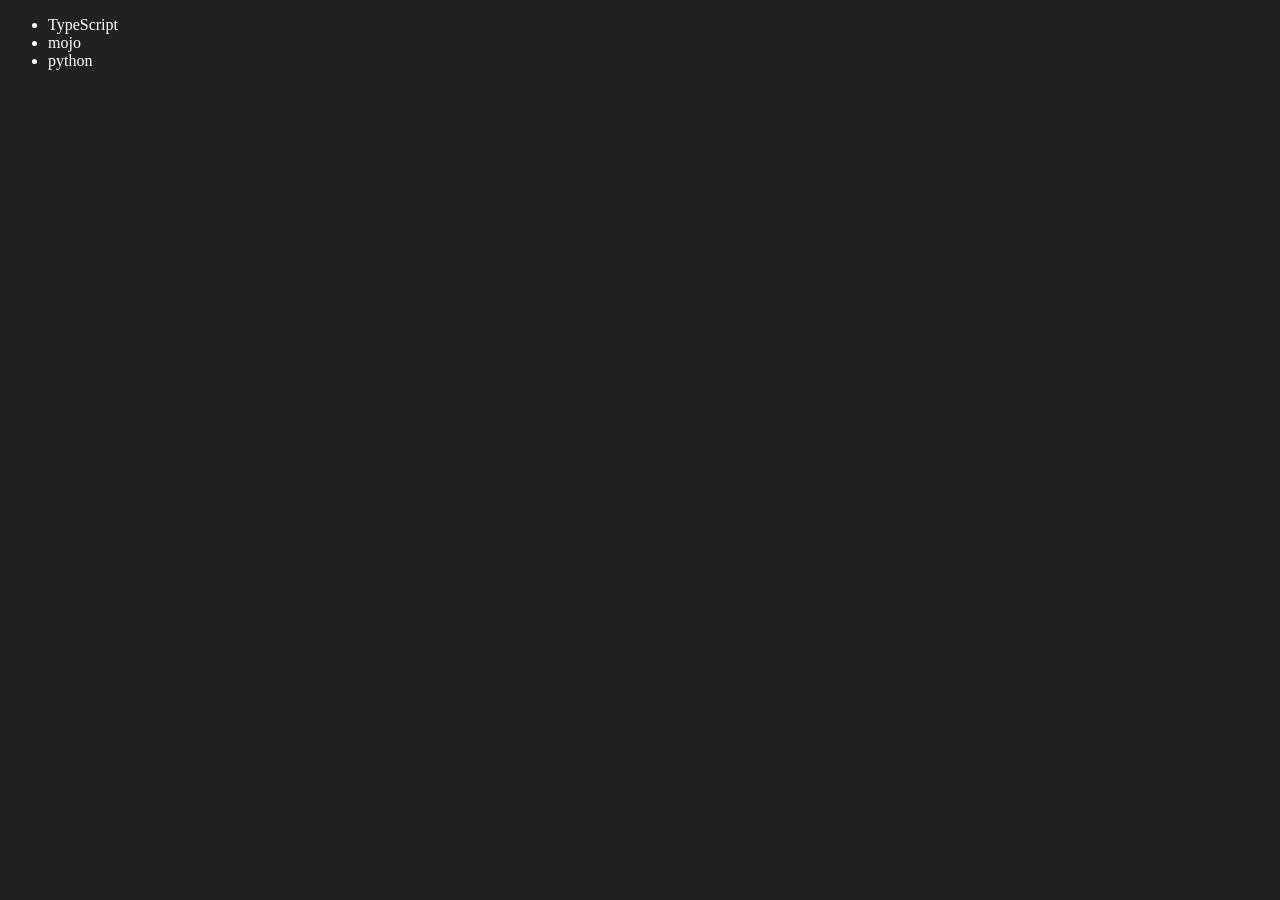
<file: 05_Dom/four.html>
<!doctype html>
<html lang="en">
  <head>
    <meta charset="UTF-8" />
    <meta name="viewport" content="width=device-width, initial-scale=1.0" />
    <title>Document</title>
  </head>
  <body style="background-color: #212121; color: #fff">
    <ul class="language">
      <li>javascript</li>
    </ul>
  </body>

  <script>
    function addlanguage(langname) {
      const li = document.createElement("li");
      li.innerHTML = `${langname}`;
      document.querySelector(".language").appendChild(li);
    }

    addlanguage("cpp");
    addlanguage("python");

    function addOptiLanguague(langname) {
      const li = document.createElement("li");
      li.appendChild(document.createTextNode(langname));
      document.querySelector(".language").appendChild(li);
    }

    addOptiLanguague("golang");

    //edit
    const secondLang = document.querySelector("li:nth-child(2)");
    console.log(secondLang);

    // secondlang.innerHTML="mojo"
    const newli = document.createElement("li");
    newli.textContent = "mojo";
    secondLang.replaceWith(newli);

    //edit
    const firstLang = document.querySelector("li:first-child");
    firstLang.outerHTML = "<li>TypeScript</li>";

    //remove
    const lastLang = document.querySelector("li:last-child");
    lastLang.remove();

  </script>
</html>
</file>
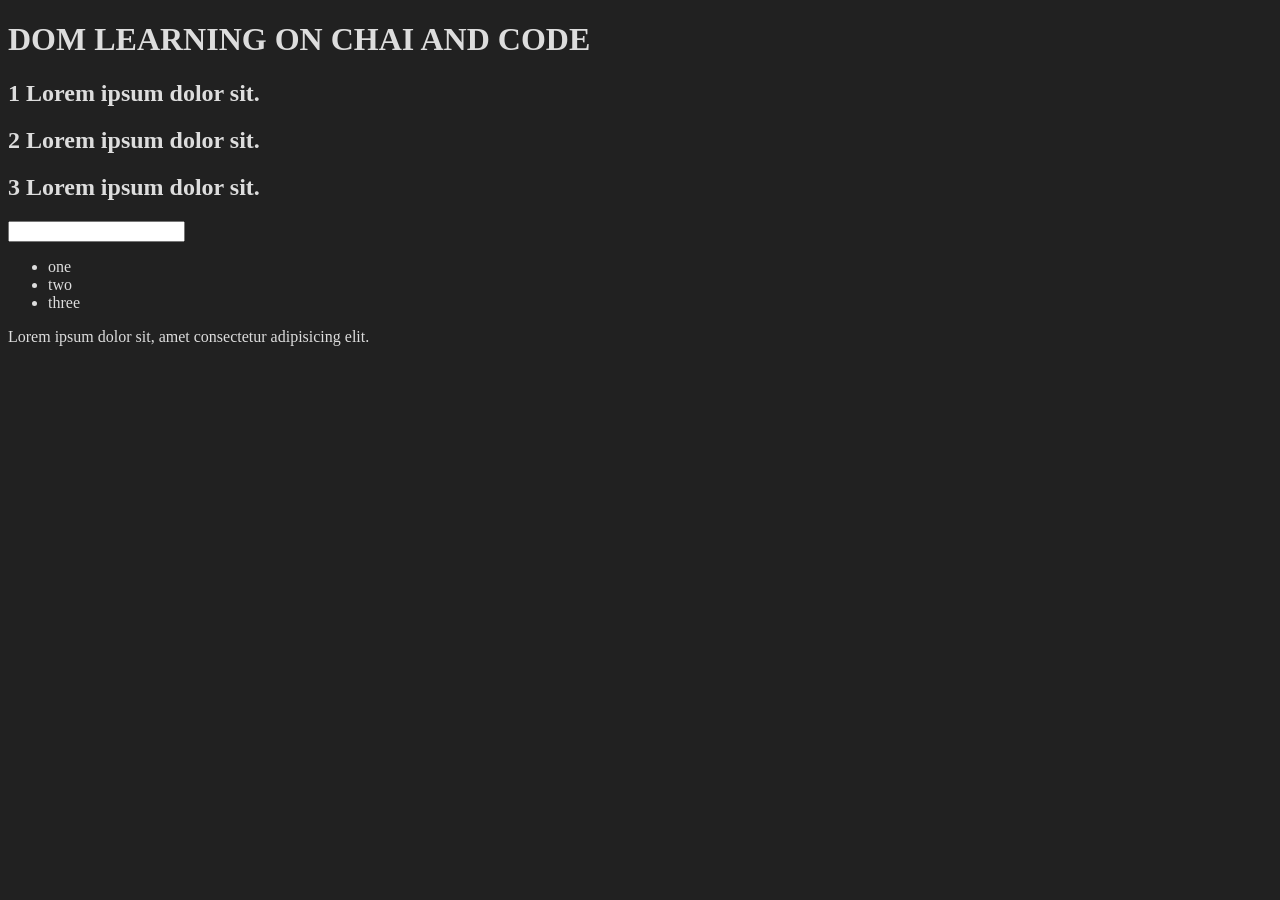
<file: 05_Dom/one.html>
<!doctype html>
<html lang="en">
  <head>
    <meta charset="UTF-8" />
    <meta name="viewport" content="width=device-width, initial-scale=1.0" />
    <title>dom</title>
    <style>
      .bg-black {
        background-color: #212121;
        color: #ddd;
      }
    </style>
  </head>
  <body class="bg-black">
    <div>
      <h1 id="title" class="heading">
        DOM LEARNING ON CHAI AND CODE
        <span style="display: none">text_context_hidden</span>
      </h1>
      <h2>1 Lorem ipsum dolor sit.</h2>
      <h2>2 Lorem ipsum dolor sit.</h2>
      <h2>3 Lorem ipsum dolor sit.</h2>
      <input type="password" id="" />
      <ul>
        <li class="list-item">one</li>
        <li class="list-item">two</li>
        <li class="list-item">three</li>
      </ul>
      <p>Lorem ipsum dolor sit, amet consectetur adipisicing elit.</p>
    </div>
  </body>
</html>

<!------------------------- https://www.w3schools.com/js/js_htmldom.asp--------------------------->

<!-- 
//--- browser console ---
// console.log(window)
// console.log(window.document) or console.log(document)
// if you want to access jquery use console.dir(document)

//------------------- model -----------------
// https://whimsical.com/aryan366/dom-model-LVhboS5V35fWkBWwCretbz


// step 1 - https://en.wikipedia.org/wiki/George_R._R._Martin
// step 2 - go to console
// step 3 - document.getElementById('firstHeading').innerHTML ="<h1>hello</h1>" 
// header change -->

<!-- >
 document.getElementById('title')
< <h1 id="title" class="test heading">DOM LEARNING ON CHAI AND CODE</h1>

> document.getElementById('title').class
< undefined

> document.getElementById('title').id
< 'title'

> document.getElementById('title').className
< 'heading'

> document.getElementById('title').getAttribute("class")
< 'heading'
> document.getElementById('title').getAttribute("id")
< 'title'


> document.getElementById("title").setAttribute("class","test heading")
< undefined

> // setAttribute is use to overwrite

< undefined
 
-------------------------------------------------------------------
> const title=document.getElementById("title")
< undefined

> title

< <h1 id="title" class="test heading">DOM LEARNING ON CHAI AND CODE</h1>

> title.id

< 'title'

> title.className

< 'test heading' 
----------------------------------------------------------------->

<!-- 
// diff b/w textcontent and innertext

title.textContent
'DOM LEARNING ON CHAI AND CODE text_context_hidden'
title.innerText
'DOM LEARNING ON CHAI AND CODE'
title.innerHTML
'DOM LEARNING ON CHAI AND CODE <span style="display: none;">text_context_hidden</span> 
------------------------------------------------------------------>

<!-- 
document.querySelector('input[type="password"]')
<input type=​"password" id>​

document.querySelector("ul")
<ul>​…​</ul>​

mytable.querySelector("li")
VM3744:1 Uncaught ReferenceError: mytable is not defined
    at <anonymous>:1:1
(anonymous) @ VM3744:1

const mytable = document.querySelector("ul")
undefined

mytable.querySelector("li")
<li>​…​</li>​

------------------------------------------------------------------->

<!-- 
document.querySelectorAll("ul")
NodeList [ul]0: ullength: 1[[Prototype]]: NodeList

document.querySelectorAll("li")
NodeList(3) [li, li, li]

const x = document.querySelectorAll("li")
undefined

x
NodeList(3) [li, li, li]0: li1: li2: lilength: 3[[Prototype]]: NodeList

// nodelist is not an array 

x[0].innerText="aryan"
'aryan'
x[1].style.color="green"
'green'
 ------------------------------------------------------------------->

<!-- 
// pick all the element and hop in 

document.querySelectorAll("h2")
NodeList(16) [h2#mw-toc-heading, h2#History, h2#Film_theory, h2#Industry, h2#Associated_fields, h2#Terminology, h2#Culture, h2#Production, h2#Distribution, h2#Animation, h2#See_also, h2#Notes, h2#Citations, h2#References, h2#Further_reading, h2#External_links]

const x=document.querySelectorAll("h2")
undefined

x[2].innerText
'Film theory' 
-------------------------------------------------------------------->

<!--
// convert all the properities of element of the same class together 

 const x=document.querySelectorAll(".vector-toc-text")
undefined

x.forEach(function (i){
i.innerText="aryan"
    i.style.color="green"
    i.style.padding="12px"
}) 
 
--------------------------------------------------------------------->
</file>
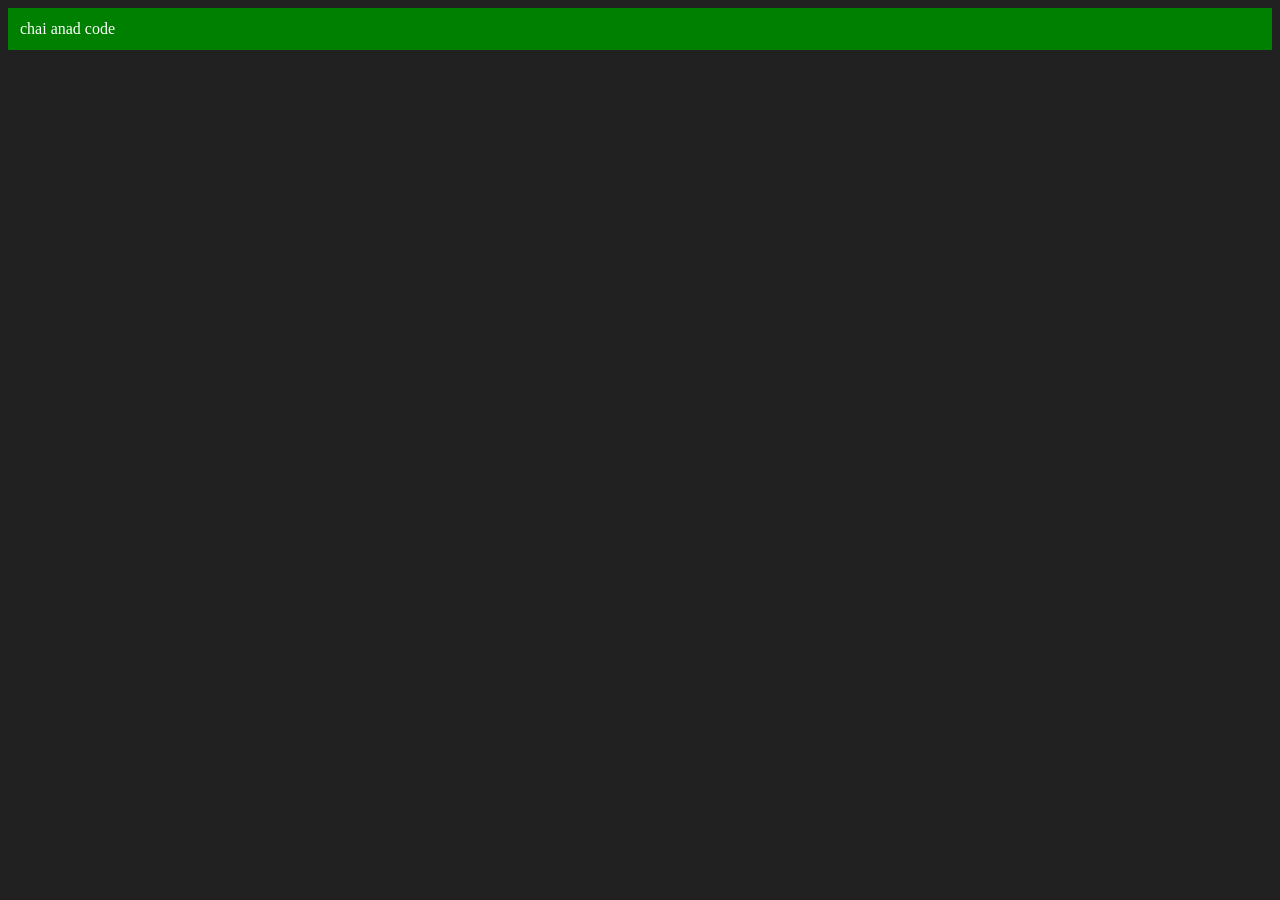
<file: 05_Dom/three.html>
<!doctype html>
<html lang="en">
  <head>
    <meta charset="UTF-8" />
    <meta name="viewport" content="width=device-width, initial-scale=1.0" />
    <title>Document</title>
  </head>
  <body style="background-color: #212121; color: #fff"></body>
  <script>
    const div = document.createElement("div");
    console.log(div);

    div.className = "main";
    div.id = Math.round(Math.random() * 10 + 1);

    div.setAttribute("title", "generate title");
    div.style.backgroundColor = "green";
    div.style.padding = "12px";

    const addText = document.createTextNode("chai anad code");
    //attaching the text into the div

    //div.innerHTML(addtext) 
    // or 
    
    div.appendChild(addText);
    document.body.appendChild(div);
  </script>
</html>
</file>
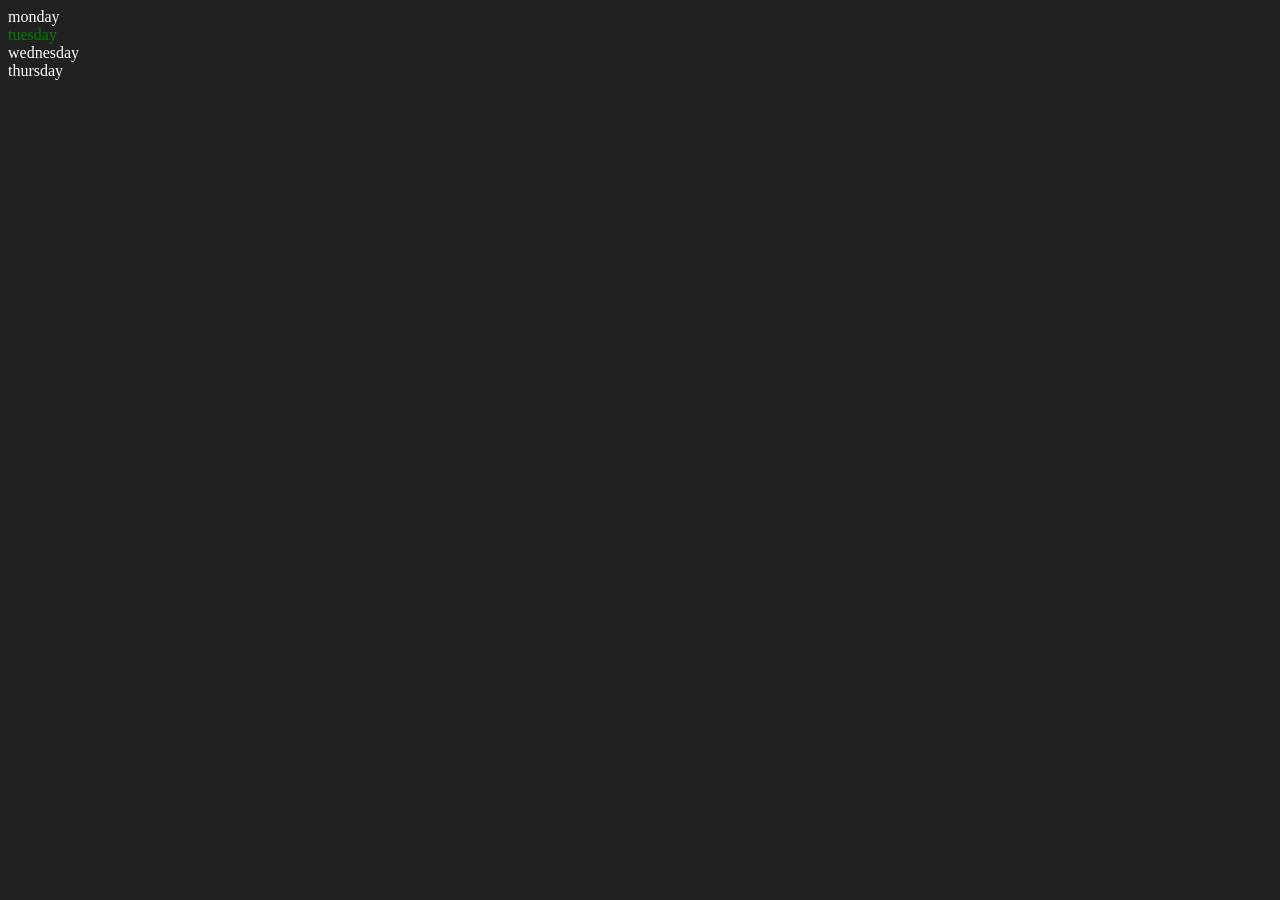
<file: 05_Dom/two.html>
<!doctype html>
<html lang="en">
  <head>
    <meta charset="UTF-8" />
    <meta name="viewport" content="width=device-width, initial-scale=1.0" />
    <title>Document</title>
  </head>
  <body style="background-color: #212121; color: #fff">
    <div class="parent">
        <!-- checking the node list see the line no 40 -->
      <div class="days">monday</div>
      <div class="days">tuesday</div>
      <div class="days">wednesday</div>
      <div class="days">thursday</div>
    </div>
  </body>
  <script>
    const p = document.querySelector(".parent")
    //    console.log(p);  // <div class="parent">…</div>
    //    console.log(p.children);  // two.html:19 HTMLCollection(4) [div.days, div.days, div.days, div.days]
    //    console.log(p.children[1].innerText);   // tuesday

    //parent don't give the html collection
    //parent.children will

    for (let i = 0; i < p.children.length; i++) {
    //   console.log(p.children[i].innerHTML)
    }

    p.children[1].style.color="green"

    // console.log(p.firstElementChild);
    // console.log(p.lastElementChild);
    
    const dayone=document.querySelector(".days")
    // console.log(dayone);
    // console.log(dayone.parentElement);
    // console.log(dayone.nextElementSibling.innerHTML);

     console.log("node : ",p.childNodes);
     

    

  </script>
</html>
</file>
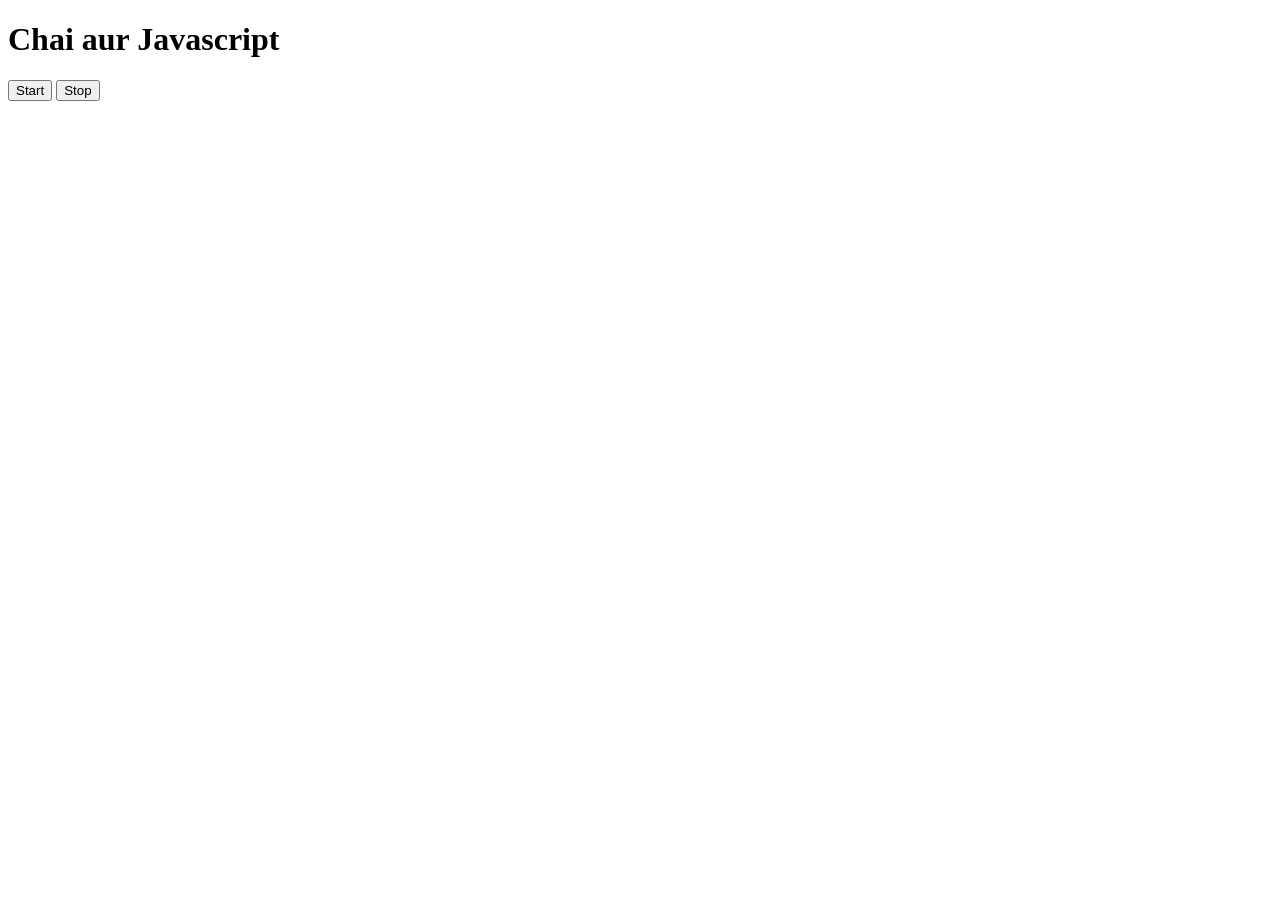
<file: 06_Events/three.html>
<!DOCTYPE html>
<html lang="en">
<head>
    <meta charset="UTF-8">
    <meta name="viewport" content="width=device-width, initial-scale=1.0">
    <title>Document</title>
</head>
<body>
    <h1>Chai aur Javascript</h1>
    <button id="start">Start</button>
    <button id="stop">Stop</button>
</body>
<script>
   const date = function(str){
    console.log(str, Date.now());
   }

   let intervalId;

   document.querySelector("#start").addEventListener("click", function(){
       if (intervalId) {
           clearInterval(intervalId);
       }
       intervalId = setInterval(date, 2000, "hi");
   });

   document.querySelector("#stop").addEventListener("click", function(){
       clearInterval(intervalId);
   });
</script>
</html>
</file>
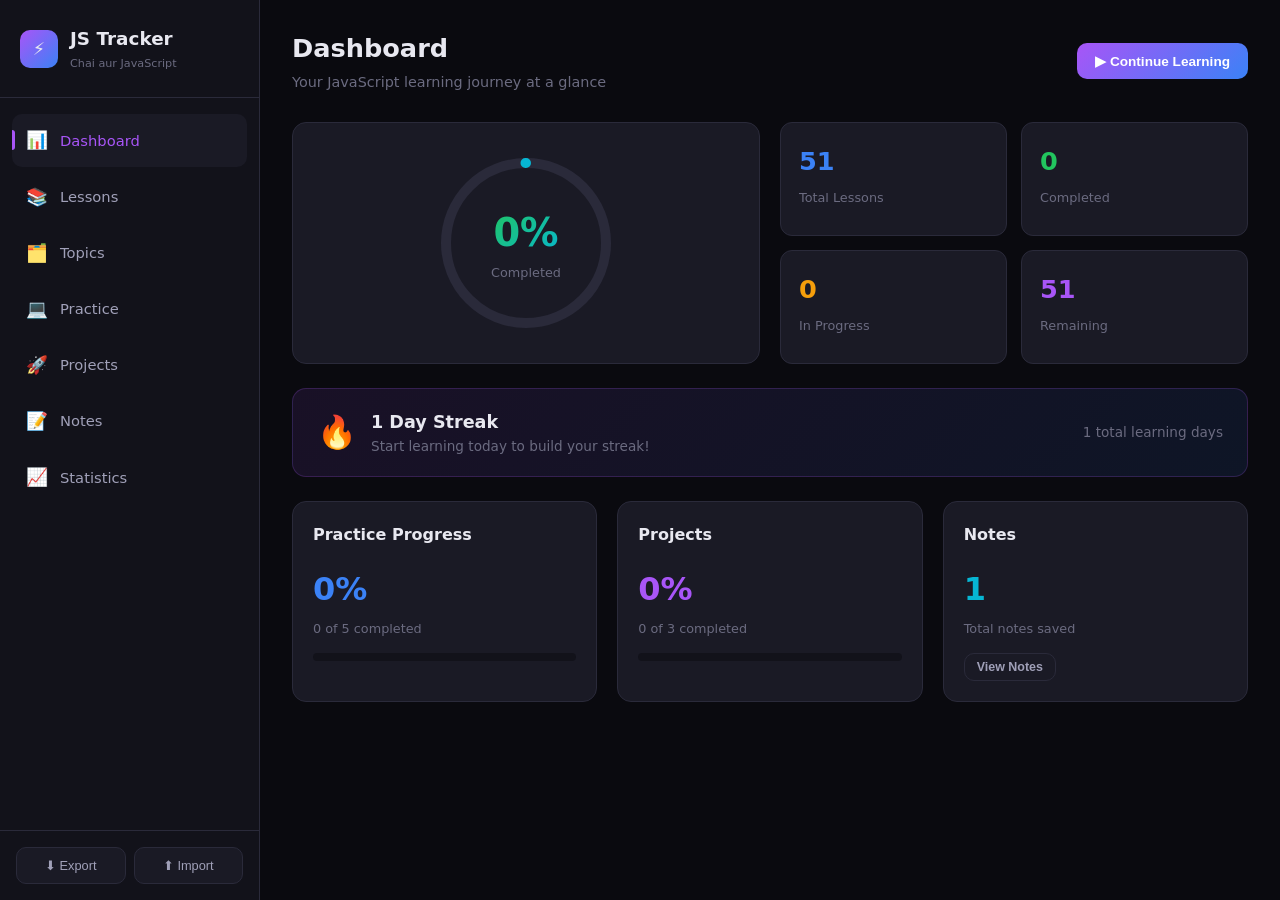
<file: tracker/js_progress_tracker.html>
<!DOCTYPE html>
<html lang="en">
<head>
<meta charset="UTF-8">
<meta name="viewport" content="width=device-width, initial-scale=1.0">
<title>JS Progress Tracker — Chai aur JavaScript</title>
<style>
  :root {
    --bg-primary: #0a0a0f;
    --bg-secondary: #12121a;
    --bg-card: #1a1a25;
    --bg-card-hover: #222230;
    --border: #2a2a3a;
    --text-primary: #e8e8f0;
    --text-secondary: #a0a0b8;
    --text-muted: #6b6b80;
    --accent-green: #22c55e;
    --accent-green-dim: #16a34a;
    --accent-purple: #a855f7;
    --accent-blue: #3b82f6;
    --accent-cyan: #06b6d4;
    --accent-orange: #f59e0b;
    --accent-red: #ef4444;
    --font-sans: 'Segoe UI', system-ui, -apple-system, sans-serif;
    --font-mono: 'JetBrains Mono', 'Fira Code', 'Consolas', monospace;
    --radius: 14px;
    --shadow: 0 4px 24px rgba(0,0,0,0.4);
    --transition: all 0.25s cubic-bezier(0.4, 0, 0.2, 1);
  }
  * { margin: 0; padding: 0; box-sizing: border-box; }
  html { scroll-behavior: smooth; }
  body {
    font-family: var(--font-sans);
    background: var(--bg-primary);
    color: var(--text-primary);
    min-height: 100vh;
    line-height: 1.6;
    overflow-x: hidden;
  }
  ::-webkit-scrollbar { width: 8px; }
  ::-webkit-scrollbar-track { background: var(--bg-primary); }
  ::-webkit-scrollbar-thumb { background: var(--border); border-radius: 4px; }
  ::-webkit-scrollbar-thumb:hover { background: var(--text-muted); }

  .app { display: flex; min-height: 100vh; }
  .sidebar {
    width: 260px;
    background: var(--bg-secondary);
    border-right: 1px solid var(--border);
    display: flex;
    flex-direction: column;
    position: fixed;
    height: 100vh;
    z-index: 100;
    transition: var(--transition);
  }
  .sidebar-header {
    padding: 24px 20px;
    border-bottom: 1px solid var(--border);
  }
  .logo {
    display: flex;
    align-items: center;
    gap: 12px;
    font-weight: 700;
    font-size: 1.15rem;
    color: var(--text-primary);
  }
  .logo-icon {
    width: 38px; height: 38px;
    background: linear-gradient(135deg, var(--accent-purple), var(--accent-blue));
    border-radius: 10px;
    display: flex; align-items: center; justify-content: center;
    font-size: 1.1rem;
  }
  .logo-sub { font-size: 0.7rem; color: var(--text-muted); font-weight: 500; margin-top: 2px; }
  .nav { flex: 1; padding: 16px 12px; overflow-y: auto; }
  .nav-item {
    display: flex; align-items: center; gap: 12px;
    padding: 12px 14px;
    border-radius: 10px;
    cursor: pointer;
    color: var(--text-secondary);
    font-size: 0.92rem;
    font-weight: 500;
    transition: var(--transition);
    margin-bottom: 4px;
    position: relative;
  }
  .nav-item:hover { background: var(--bg-card); color: var(--text-primary); }
  .nav-item.active { background: var(--bg-card); color: var(--accent-purple); }
  .nav-item.active::before {
    content: ''; position: absolute; left: 0; top: 50%; transform: translateY(-50%);
    width: 3px; height: 20px; background: var(--accent-purple); border-radius: 0 3px 3px 0;
  }
  .nav-icon { font-size: 1.1rem; width: 22px; text-align: center; }
  .sidebar-footer {
    padding: 16px;
    border-top: 1px solid var(--border);
    display: flex; gap: 8px;
  }
  .btn-sidebar {
    flex: 1; padding: 10px; border-radius: 10px; border: 1px solid var(--border);
    background: var(--bg-card); color: var(--text-secondary); font-size: 0.8rem;
    cursor: pointer; transition: var(--transition); font-weight: 500;
  }
  .btn-sidebar:hover { background: var(--bg-card-hover); color: var(--text-primary); border-color: var(--accent-purple); }

  .main {
    flex: 1; margin-left: 260px;
    padding: 28px 32px;
    max-width: calc(100vw - 260px);
  }
  .topbar {
    display: flex; justify-content: space-between; align-items: center;
    margin-bottom: 28px;
  }
  .page-title { font-size: 1.6rem; font-weight: 700; }
  .page-subtitle { color: var(--text-muted); font-size: 0.9rem; margin-top: 2px; }
  .topbar-actions { display: flex; gap: 10px; align-items: center; }
  .search-box { position: relative; }
  .search-box input {
    background: var(--bg-card); border: 1px solid var(--border); border-radius: 10px;
    padding: 10px 14px 10px 38px; color: var(--text-primary); font-size: 0.9rem;
    width: 260px; outline: none; transition: var(--transition);
  }
  .search-box input:focus { border-color: var(--accent-purple); }
  .search-box::before {
    content: '🔍'; position: absolute; left: 12px; top: 50%; transform: translateY(-50%);
    font-size: 0.85rem; opacity: 0.6;
  }
  .btn {
    padding: 10px 18px; border-radius: 10px; border: none; font-size: 0.85rem;
    font-weight: 600; cursor: pointer; transition: var(--transition); display: inline-flex;
    align-items: center; gap: 6px;
  }
  .btn-primary { background: linear-gradient(135deg, var(--accent-purple), var(--accent-blue)); color: white; }
  .btn-primary:hover { transform: translateY(-1px); box-shadow: 0 4px 16px rgba(168,85,247,0.35); }
  .btn-success { background: var(--accent-green); color: white; }
  .btn-success:hover { background: var(--accent-green-dim); }
  .btn-danger { background: var(--accent-red); color: white; }
  .btn-ghost { background: transparent; border: 1px solid var(--border); color: var(--text-secondary); }
  .btn-ghost:hover { border-color: var(--accent-purple); color: var(--text-primary); }
  .btn-sm { padding: 6px 12px; font-size: 0.78rem; }

  .card {
    background: var(--bg-card);
    border: 1px solid var(--border);
    border-radius: var(--radius);
    padding: 20px;
    transition: var(--transition);
  }
  .card:hover { border-color: #3a3a50; }
  .card-header {
    display: flex; justify-content: space-between; align-items: center; margin-bottom: 16px;
  }
  .card-title { font-size: 1rem; font-weight: 600; }
  .card-subtitle { font-size: 0.8rem; color: var(--text-muted); }

  .grid { display: grid; gap: 20px; }
  .grid-4 { grid-template-columns: repeat(4, 1fr); }
  .grid-3 { grid-template-columns: repeat(3, 1fr); }
  .grid-2 { grid-template-columns: repeat(2, 1fr); }
  @media (max-width: 1200px) { .grid-4 { grid-template-columns: repeat(2, 1fr); } }
  @media (max-width: 900px) { .grid-3, .grid-2 { grid-template-columns: 1fr; } .grid-4 { grid-template-columns: repeat(2, 1fr); } }
  @media (max-width: 600px) { .grid-4 { grid-template-columns: 1fr; } }

  .hero-stats {
    display: grid; grid-template-columns: 1fr 1fr; gap: 20px; margin-bottom: 24px;
  }
  .progress-ring-container {
    display: flex; align-items: center; justify-content: center; flex-direction: column;
    padding: 30px;
  }
  .progress-ring {
    position: relative; width: 180px; height: 180px;
  }
  .progress-ring svg { transform: rotate(-90deg); }
  .progress-ring-bg { fill: none; stroke: var(--border); stroke-width: 10; }
  .progress-ring-fill {
    fill: none; stroke: url(#grad1); stroke-width: 10; stroke-linecap: round;
    stroke-dasharray: 502; stroke-dashoffset: 502;
    transition: stroke-dashoffset 1s cubic-bezier(0.4, 0, 0.2, 1);
  }
  .progress-text {
    position: absolute; top: 50%; left: 50%; transform: translate(-50%, -50%);
    text-align: center;
  }
  .progress-percent { font-size: 2.4rem; font-weight: 800; background: linear-gradient(135deg, var(--accent-green), var(--accent-cyan)); background-clip: text; -webkit-background-clip: text; -webkit-text-fill-color: transparent; }
  .progress-label { font-size: 0.8rem; color: var(--text-muted); }
  .stat-cards { display: grid; grid-template-columns: 1fr 1fr; gap: 14px; }
  .stat-card {
    background: var(--bg-card); border: 1px solid var(--border); border-radius: 12px;
    padding: 18px; display: flex; flex-direction: column; gap: 6px;
  }
  .stat-value { font-size: 1.6rem; font-weight: 700; }
  .stat-label { font-size: 0.8rem; color: var(--text-muted); }
  .stat-card:nth-child(1) .stat-value { color: var(--accent-blue); }
  .stat-card:nth-child(2) .stat-value { color: var(--accent-green); }
  .stat-card:nth-child(3) .stat-value { color: var(--accent-orange); }
  .stat-card:nth-child(4) .stat-value { color: var(--accent-purple); }

  .streak-banner {
    background: linear-gradient(135deg, rgba(168,85,247,0.1), rgba(59,130,246,0.1));
    border: 1px solid rgba(168,85,247,0.2);
    border-radius: var(--radius);
    padding: 18px 24px;
    display: flex; align-items: center; justify-content: space-between;
    margin-bottom: 24px;
  }
  .streak-info { display: flex; align-items: center; gap: 14px; }
  .streak-icon { font-size: 2rem; }
  .streak-text { font-size: 1.1rem; font-weight: 700; }
  .streak-sub { color: var(--text-muted); font-size: 0.85rem; }
  .last-lesson {
    background: var(--bg-card); border: 1px solid var(--border); border-radius: 12px;
    padding: 16px 20px; display: flex; align-items: center; justify-content: space-between;
    margin-bottom: 24px;
  }
  .last-lesson-info { display: flex; align-items: center; gap: 12px; }
  .last-lesson-title { font-weight: 600; }
  .last-lesson-date { font-size: 0.8rem; color: var(--text-muted); }

  .continue-btn {
    display: inline-flex; align-items: center; gap: 8px;
    background: linear-gradient(135deg, var(--accent-purple), var(--accent-blue));
    color: white; padding: 14px 24px; border-radius: 12px;
    font-weight: 700; font-size: 1rem; cursor: pointer; border: none;
    transition: var(--transition); text-decoration: none;
  }
  .continue-btn:hover { transform: translateY(-2px); box-shadow: 0 8px 24px rgba(168,85,247,0.35); }

  .section { display: none; animation: fadeIn 0.3s ease; }
  .section.active { display: block; }
  @keyframes fadeIn { from { opacity: 0; transform: translateY(8px); } to { opacity: 1; transform: translateY(0); } }

  .filters {
    display: flex; gap: 10px; margin-bottom: 20px; flex-wrap: wrap; align-items: center;
  }
  .filter-select {
    background: var(--bg-card); border: 1px solid var(--border); border-radius: 10px;
    padding: 9px 14px; color: var(--text-primary); font-size: 0.85rem; outline: none;
    cursor: pointer;
  }
  .filter-select:focus { border-color: var(--accent-purple); }

  .lesson-list { display: flex; flex-direction: column; gap: 10px; }
  .lesson-item {
    background: var(--bg-card); border: 1px solid var(--border); border-radius: 12px;
    padding: 16px 20px; display: flex; align-items: center; gap: 16px;
    transition: var(--transition); cursor: pointer;
  }
  .lesson-item:hover { border-color: #3a3a50; background: var(--bg-card-hover); }
  .lesson-number {
    width: 36px; height: 36px; border-radius: 10px; background: var(--bg-secondary);
    display: flex; align-items: center; justify-content: center;
    font-weight: 700; font-size: 0.85rem; color: var(--text-muted); flex-shrink: 0;
  }
  .lesson-item.completed .lesson-number { background: rgba(34,197,94,0.15); color: var(--accent-green); }
  .lesson-item.in-progress .lesson-number { background: rgba(245,158,11,0.15); color: var(--accent-orange); }
  .lesson-content { flex: 1; min-width: 0; }
  .lesson-title { font-weight: 600; font-size: 0.95rem; white-space: nowrap; overflow: hidden; text-overflow: ellipsis; }
  .lesson-meta { font-size: 0.78rem; color: var(--text-muted); margin-top: 2px; }
  .lesson-actions { display: flex; gap: 8px; align-items: center; flex-shrink: 0; }
  .status-badge {
    padding: 4px 10px; border-radius: 20px; font-size: 0.72rem; font-weight: 600;
    display: inline-flex; align-items: center; gap: 4px;
  }
  .status-not-started { background: rgba(107,107,128,0.15); color: var(--text-muted); }
  .status-in-progress { background: rgba(245,158,11,0.15); color: var(--accent-orange); }
  .status-completed { background: rgba(34,197,94,0.15); color: var(--accent-green); }
  .lesson-btn {
    padding: 6px 12px; border-radius: 8px; border: 1px solid var(--border);
    background: transparent; color: var(--text-secondary); font-size: 0.78rem;
    cursor: pointer; transition: var(--transition); font-weight: 500;
  }
  .lesson-btn:hover { border-color: var(--accent-purple); color: var(--accent-purple); }
  .lesson-btn.completed { background: var(--accent-green); color: white; border-color: var(--accent-green); }
  .lesson-btn.completed:hover { background: var(--accent-green-dim); }

  .topic-grid { display: grid; grid-template-columns: repeat(auto-fill, minmax(280px, 1fr)); gap: 16px; }
  .topic-card {
    background: var(--bg-card); border: 1px solid var(--border); border-radius: 14px;
    padding: 20px; transition: var(--transition); cursor: pointer;
  }
  .topic-card:hover { border-color: var(--accent-purple); transform: translateY(-2px); }
  .topic-header { display: flex; justify-content: space-between; align-items: flex-start; margin-bottom: 14px; }
  .topic-name { font-weight: 700; font-size: 1.05rem; }
  .topic-count { font-size: 0.75rem; color: var(--text-muted); background: var(--bg-secondary); padding: 4px 10px; border-radius: 20px; }
  .topic-bar-bg { height: 8px; background: var(--bg-secondary); border-radius: 4px; overflow: hidden; margin-bottom: 10px; }
  .topic-bar-fill { height: 100%; border-radius: 4px; transition: width 0.6s ease; }
  .topic-stats { display: flex; justify-content: space-between; font-size: 0.8rem; color: var(--text-muted); }

  .item-card {
    background: var(--bg-card); border: 1px solid var(--border); border-radius: 14px;
    padding: 20px; transition: var(--transition);
  }
  .item-card:hover { border-color: #3a3a50; }
  .item-header { display: flex; justify-content: space-between; align-items: flex-start; margin-bottom: 12px; }
  .item-name { font-weight: 700; font-size: 1.05rem; }
  .difficulty-easy { color: var(--accent-green); }
  .difficulty-medium { color: var(--accent-orange); }
  .difficulty-hard { color: var(--accent-red); }
  .item-desc { color: var(--text-secondary); font-size: 0.88rem; margin-bottom: 14px; }
  .item-meta { display: flex; gap: 12px; flex-wrap: wrap; margin-bottom: 14px; }
  .item-meta span { font-size: 0.78rem; color: var(--text-muted); display: flex; align-items: center; gap: 4px; }
  .item-actions { display: flex; gap: 8px; }

  .note-card {
    background: var(--bg-card); border: 1px solid var(--border); border-radius: 14px;
    padding: 20px; transition: var(--transition); position: relative;
  }
  .note-card:hover { border-color: #3a3a50; }
  .note-topic { font-size: 0.75rem; color: var(--accent-purple); font-weight: 600; margin-bottom: 6px; text-transform: uppercase; letter-spacing: 0.5px; }
  .note-title { font-weight: 700; font-size: 1.05rem; margin-bottom: 8px; }
  .note-content { color: var(--text-secondary); font-size: 0.88rem; line-height: 1.6; white-space: pre-wrap; }
  .note-date { font-size: 0.75rem; color: var(--text-muted); margin-top: 12px; }
  .note-delete { position: absolute; top: 16px; right: 16px; background: none; border: none; color: var(--text-muted); cursor: pointer; font-size: 1.1rem; padding: 4px; }
  .note-delete:hover { color: var(--accent-red); }

  .modal-overlay {
    position: fixed; inset: 0; background: rgba(0,0,0,0.7); backdrop-filter: blur(4px);
    z-index: 1000; display: none; align-items: center; justify-content: center;
    padding: 20px;
  }
  .modal-overlay.active { display: flex; }
  .modal {
    background: var(--bg-secondary); border: 1px solid var(--border); border-radius: 18px;
    width: 100%; max-width: 520px; max-height: 85vh; overflow-y: auto;
    box-shadow: var(--shadow); animation: modalIn 0.25s ease;
  }
  @keyframes modalIn { from { opacity: 0; transform: scale(0.96); } to { opacity: 1; transform: scale(1); } }
  .modal-header { padding: 20px 24px; border-bottom: 1px solid var(--border); display: flex; justify-content: space-between; align-items: center; }
  .modal-title { font-size: 1.2rem; font-weight: 700; }
  .modal-close { background: none; border: none; color: var(--text-muted); font-size: 1.4rem; cursor: pointer; padding: 4px; }
  .modal-close:hover { color: var(--text-primary); }
  .modal-body { padding: 20px 24px; }
  .form-group { margin-bottom: 16px; }
  .form-label { display: block; font-size: 0.85rem; font-weight: 600; margin-bottom: 6px; color: var(--text-secondary); }
  .form-input, .form-textarea, .form-select {
    width: 100%; background: var(--bg-card); border: 1px solid var(--border); border-radius: 10px;
    padding: 10px 14px; color: var(--text-primary); font-size: 0.9rem; outline: none;
    transition: var(--transition); font-family: var(--font-sans);
  }
  .form-input:focus, .form-textarea:focus, .form-select:focus { border-color: var(--accent-purple); }
  .form-textarea { min-height: 100px; resize: vertical; }
  .modal-footer { padding: 16px 24px; border-top: 1px solid var(--border); display: flex; justify-content: flex-end; gap: 10px; }

  .chart-container { position: relative; height: 220px; }
  .bar-chart { display: flex; align-items: flex-end; gap: 8px; height: 180px; padding-bottom: 30px; border-bottom: 1px solid var(--border); }
  .bar-item { flex: 1; display: flex; flex-direction: column; align-items: center; gap: 6px; }
  .bar { width: 100%; background: linear-gradient(to top, var(--accent-purple), var(--accent-blue)); border-radius: 4px 4px 0 0; transition: height 0.6s ease; min-height: 4px; }
  .bar-label { font-size: 0.7rem; color: var(--text-muted); }
  .bar-value { font-size: 0.7rem; color: var(--text-primary); font-weight: 600; }

  .toast-container { position: fixed; bottom: 24px; right: 24px; z-index: 2000; display: flex; flex-direction: column; gap: 10px; }
  .toast {
    background: var(--bg-secondary); border: 1px solid var(--border); border-radius: 12px;
    padding: 14px 20px; box-shadow: var(--shadow); display: flex; align-items: center; gap: 10px;
    animation: toastIn 0.3s ease; min-width: 280px;
  }
  @keyframes toastIn { from { opacity: 0; transform: translateX(20px); } to { opacity: 1; transform: translateX(0); } }
  .toast-success { border-left: 3px solid var(--accent-green); }
  .toast-error { border-left: 3px solid var(--accent-red); }
  .toast-info { border-left: 3px solid var(--accent-blue); }

  .sidebar-toggle {
    display: none; position: fixed; top: 16px; left: 16px; z-index: 101;
    background: var(--bg-card); border: 1px solid var(--border); border-radius: 10px;
    padding: 10px; color: var(--text-primary); font-size: 1.2rem; cursor: pointer;
  }
  .sidebar-overlay {
    display: none; position: fixed; inset: 0; background: rgba(0,0,0,0.5); z-index: 99;
  }
  @media (max-width: 900px) {
    .sidebar { transform: translateX(-100%); }
    .sidebar.open { transform: translateX(0); }
    .sidebar-overlay.active { display: block; }
    .main { margin-left: 0; max-width: 100vw; padding: 20px; padding-top: 60px; }
    .sidebar-toggle { display: block; }
    .hero-stats { grid-template-columns: 1fr; }
    .search-box input { width: 180px; }
    .topbar { flex-direction: column; gap: 14px; align-items: flex-start; }
  }
  @media (max-width: 600px) {
    .stat-cards { grid-template-columns: 1fr 1fr; }
    .lesson-item { flex-wrap: wrap; }
    .lesson-actions { width: 100%; justify-content: flex-end; margin-top: 8px; }
  }

  .empty-state { text-align: center; padding: 60px 20px; color: var(--text-muted); }
  .empty-state-icon { font-size: 3rem; margin-bottom: 16px; opacity: 0.5; }
  .empty-state-title { font-size: 1.2rem; font-weight: 600; color: var(--text-primary); margin-bottom: 8px; }

  .confirm-text { color: var(--text-secondary); margin-bottom: 16px; }
  .confirm-buttons { display: flex; gap: 10px; justify-content: flex-end; }

  code, .code { font-family: var(--font-mono); font-size: 0.9em; background: var(--bg-secondary); padding: 2px 6px; border-radius: 4px; }

  .scroll-top {
    position: fixed; bottom: 24px; right: 24px; z-index: 500;
    background: var(--bg-card); border: 1px solid var(--border); border-radius: 50%;
    width: 44px; height: 44px; display: flex; align-items: center; justify-content: center;
    cursor: pointer; color: var(--text-primary); font-size: 1.2rem;
    transition: var(--transition); opacity: 0; pointer-events: none;
  }
  .scroll-top.visible { opacity: 1; pointer-events: auto; }
  .scroll-top:hover { background: var(--accent-purple); color: white; border-color: var(--accent-purple); }

  .topic-color-0 { background: linear-gradient(90deg, #22c55e, #16a34a); }
  .topic-color-1 { background: linear-gradient(90deg, #3b82f6, #2563eb); }
  .topic-color-2 { background: linear-gradient(90deg, #a855f7, #9333ea); }
  .topic-color-3 { background: linear-gradient(90deg, #f59e0b, #d97706); }
  .topic-color-4 { background: linear-gradient(90deg, #06b6d4, #0891b2); }
  .topic-color-5 { background: linear-gradient(90deg, #ec4899, #db2777); }
  .topic-color-6 { background: linear-gradient(90deg, #84cc16, #65a30d); }
  .topic-color-7 { background: linear-gradient(90deg, #f97316, #ea580c); }
  .topic-color-8 { background: linear-gradient(90deg, #14b8a6, #0d9488); }
  .topic-color-9 { background: linear-gradient(90deg, #8b5cf6, #7c3aed); }
  .topic-color-10 { background: linear-gradient(90deg, #ef4444, #dc2626); }
  .topic-color-11 { background: linear-gradient(90deg, #6366f1, #4f46e5); }
  .topic-color-12 { background: linear-gradient(90deg, #10b981, #059669); }
  .topic-color-13 { background: linear-gradient(90deg, #eab308, #ca8a04); }
  .topic-color-14 { background: linear-gradient(90deg, #f43f5e, #e11d48); }
  .topic-color-15 { background: linear-gradient(90deg, #06b6d4, #0891b2); }
  .topic-color-16 { background: linear-gradient(90deg, #a855f7, #9333ea); }
</style>
</head>
<body>
<svg width="0" height="0" style="position:absolute;">
  <defs>
    <linearGradient id="grad1" x1="0%" y1="0%" x2="100%" y2="0%">
      <stop offset="0%" style="stop-color:#22c55e;stop-opacity:1" />
      <stop offset="100%" style="stop-color:#06b6d4;stop-opacity:1" />
    </linearGradient>
  </defs>
</svg>

<button class="sidebar-toggle" onclick="toggleSidebar()">☰</button>
<div class="sidebar-overlay" onclick="toggleSidebar()"></div>

<div class="app">
  <aside class="sidebar" id="sidebar">
    <div class="sidebar-header">
      <div class="logo">
        <div class="logo-icon">⚡</div>
        <div>
          <div>JS Tracker</div>
          <div class="logo-sub">Chai aur JavaScript</div>
        </div>
      </div>
    </div>
    <nav class="nav">
      <div class="nav-item active" data-section="dashboard" onclick="showSection('dashboard')">
        <span class="nav-icon">📊</span> Dashboard
      </div>
      <div class="nav-item" data-section="lessons" onclick="showSection('lessons')">
        <span class="nav-icon">📚</span> Lessons
      </div>
      <div class="nav-item" data-section="topics" onclick="showSection('topics')">
        <span class="nav-icon">🗂️</span> Topics
      </div>
      <div class="nav-item" data-section="practice" onclick="showSection('practice')">
        <span class="nav-icon">💻</span> Practice
      </div>
      <div class="nav-item" data-section="projects" onclick="showSection('projects')">
        <span class="nav-icon">🚀</span> Projects
      </div>
      <div class="nav-item" data-section="notes" onclick="showSection('notes')">
        <span class="nav-icon">📝</span> Notes
      </div>
      <div class="nav-item" data-section="stats" onclick="showSection('stats')">
        <span class="nav-icon">📈</span> Statistics
      </div>
    </nav>
    <div class="sidebar-footer">
      <button class="btn-sidebar" onclick="exportData()">⬇ Export</button>
      <button class="btn-sidebar" onclick="document.getElementById('importFile').click()">⬆ Import</button>
      <input type="file" id="importFile" style="display:none" accept=".json" onchange="importData(this)">
    </div>
  </aside>

  <main class="main">
    <!-- DASHBOARD -->
    <section id="dashboard" class="section active">
      <div class="topbar">
        <div>
          <div class="page-title">Dashboard</div>
          <div class="page-subtitle">Your JavaScript learning journey at a glance</div>
        </div>
        <div class="topbar-actions">
          <button class="btn btn-primary" id="continueLearningBtn" onclick="continueLearning()">
            ▶ Continue Learning
          </button>
        </div>
      </div>

      <div class="hero-stats">
        <div class="card progress-ring-container">
          <div class="progress-ring">
            <svg width="180" height="180" viewBox="0 0 180 180">
              <circle class="progress-ring-bg" cx="90" cy="90" r="80"/>
              <circle class="progress-ring-fill" id="progressCircle" cx="90" cy="90" r="80"/>
            </svg>
            <div class="progress-text">
              <div class="progress-percent" id="overallPercent">0%</div>
              <div class="progress-label">Completed</div>
            </div>
          </div>
        </div>
        <div class="stat-cards">
          <div class="stat-card">
            <div class="stat-value" id="statTotal">0</div>
            <div class="stat-label">Total Lessons</div>
          </div>
          <div class="stat-card">
            <div class="stat-value" id="statCompleted">0</div>
            <div class="stat-label">Completed</div>
          </div>
          <div class="stat-card">
            <div class="stat-value" id="statInProgress">0</div>
            <div class="stat-label">In Progress</div>
          </div>
          <div class="stat-card">
            <div class="stat-value" id="statRemaining">0</div>
            <div class="stat-label">Remaining</div>
          </div>
        </div>
      </div>

      <div class="streak-banner">
        <div class="streak-info">
          <div class="streak-icon">🔥</div>
          <div>
            <div class="streak-text" id="streakText">0 Day Streak</div>
            <div class="streak-sub" id="streakSub">Start learning today to build your streak!</div>
          </div>
        </div>
        <div class="streak-sub" id="totalDaysText">0 total learning days</div>
      </div>

      <div class="last-lesson" id="lastLessonBanner" style="display:none;">
        <div class="last-lesson-info">
          <div>✅</div>
          <div>
            <div class="last-lesson-title" id="lastLessonTitle">—</div>
            <div class="last-lesson-date" id="lastLessonDate">—</div>
          </div>
        </div>
        <button class="btn btn-ghost btn-sm" onclick="showSection('lessons')">View All</button>
      </div>

      <div class="grid grid-3" style="margin-top: 20px;">
        <div class="card">
          <div class="card-header">
            <div class="card-title">Practice Progress</div>
          </div>
          <div style="font-size: 2rem; font-weight: 800; color: var(--accent-blue);" id="practicePercent">0%</div>
          <div class="card-subtitle" style="margin-top:4px;" id="practiceSub">0 of 0 completed</div>
          <div class="topic-bar-bg" style="margin-top:14px;">
            <div class="topic-bar-fill topic-color-1" id="practiceBar" style="width:0%"></div>
          </div>
        </div>
        <div class="card">
          <div class="card-header">
            <div class="card-title">Projects</div>
          </div>
          <div style="font-size: 2rem; font-weight: 800; color: var(--accent-purple);" id="projectPercent">0%</div>
          <div class="card-subtitle" style="margin-top:4px;" id="projectSub">0 of 0 completed</div>
          <div class="topic-bar-bg" style="margin-top:14px;">
            <div class="topic-bar-fill topic-color-2" id="projectBar" style="width:0%"></div>
          </div>
        </div>
        <div class="card">
          <div class="card-header">
            <div class="card-title">Notes</div>
          </div>
          <div style="font-size: 2rem; font-weight: 800; color: var(--accent-cyan);" id="notesCount">0</div>
          <div class="card-subtitle" style="margin-top:4px;">Total notes saved</div>
          <button class="btn btn-ghost btn-sm" style="margin-top:14px;" onclick="showSection('notes')">View Notes</button>
        </div>
      </div>
    </section>

    <!-- LESSONS -->
    <section id="lessons" class="section">
      <div class="topbar">
        <div>
          <div class="page-title">Lesson Tracker</div>
          <div class="page-subtitle">Track your progress through all lessons</div>
        </div>
        <div class="topbar-actions">
          <div class="search-box">
            <input type="text" id="lessonSearch" placeholder="Search lessons..." oninput="filterLessons()">
          </div>
        </div>
      </div>
      <div class="filters">
        <select class="filter-select" id="filterStatus" onchange="filterLessons()">
          <option value="all">All Status</option>
          <option value="not-started">Not Started</option>
          <option value="in-progress">In Progress</option>
          <option value="completed">Completed</option>
        </select>
        <select class="filter-select" id="filterTopic" onchange="filterLessons()">
          <option value="all">All Topics</option>
        </select>
        <select class="filter-select" id="sortLessons" onchange="filterLessons()">
          <option value="number">Sort: Lesson #</option>
          <option value="status">Sort: Status</option>
          <option value="title">Sort: Title</option>
        </select>
        <button class="btn btn-ghost btn-sm" onclick="openAddLessonModal()">+ Add Lesson</button>
      </div>
      <div class="lesson-list" id="lessonList"></div>
    </section>

    <!-- TOPICS -->
    <section id="topics" class="section">
      <div class="topbar">
        <div>
          <div class="page-title">Topics</div>
          <div class="page-subtitle">Progress by JavaScript topic</div>
        </div>
      </div>
      <div class="topic-grid" id="topicGrid"></div>
    </section>

    <!-- PRACTICE -->
    <section id="practice" class="section">
      <div class="topbar">
        <div>
          <div class="page-title">Practice Tracker</div>
          <div class="page-subtitle">Coding problems and exercises</div>
        </div>
        <div class="topbar-actions">
          <button class="btn btn-primary" onclick="openPracticeModal()">+ Add Practice</button>
        </div>
      </div>
      <div class="filters">
        <select class="filter-select" id="filterPracticeStatus" onchange="renderPractice()">
          <option value="all">All Status</option>
          <option value="not-started">Not Started</option>
          <option value="in-progress">In Progress</option>
          <option value="completed">Completed</option>
        </select>
        <select class="filter-select" id="filterPracticeDifficulty" onchange="renderPractice()">
          <option value="all">All Difficulties</option>
          <option value="Easy">Easy</option>
          <option value="Medium">Medium</option>
          <option value="Hard">Hard</option>
        </select>
      </div>
      <div class="grid grid-2" id="practiceList"></div>
    </section>

    <!-- PROJECTS -->
    <section id="projects" class="section">
      <div class="topbar">
        <div>
          <div class="page-title">Projects</div>
          <div class="page-subtitle">Track your JavaScript projects</div>
        </div>
        <div class="topbar-actions">
          <button class="btn btn-primary" onclick="openProjectModal()">+ Add Project</button>
        </div>
      </div>
      <div class="grid grid-2" id="projectList"></div>
    </section>

    <!-- NOTES -->
    <section id="notes" class="section">
      <div class="topbar">
        <div>
          <div class="page-title">Notes</div>
          <div class="page-subtitle">Save important JavaScript concepts</div>
        </div>
        <div class="topbar-actions">
          <button class="btn btn-primary" onclick="openNoteModal()">+ Add Note</button>
        </div>
      </div>
      <div class="grid grid-2" id="notesList"></div>
    </section>

    <!-- STATISTICS -->
    <section id="stats" class="section">
      <div class="topbar">
        <div>
          <div class="page-title">Statistics</div>
          <div class="page-subtitle">Detailed insights into your learning</div>
        </div>
      </div>
      <div class="grid grid-2">
        <div class="card">
          <div class="card-header">
            <div class="card-title">Lessons per Week</div>
          </div>
          <div class="chart-container" id="weeklyChart"></div>
        </div>
        <div class="card">
          <div class="card-header">
            <div class="card-title">Topic Completion</div>
          </div>
          <div class="chart-container" id="topicChart"></div>
        </div>
      </div>
      <div class="card" style="margin-top: 20px;">
        <div class="card-header">
          <div class="card-title">Learning Activity</div>
        </div>
        <div class="chart-container" id="activityChart" style="height: 160px;"></div>
      </div>
      <div class="grid grid-4" style="margin-top: 20px;">
        <div class="stat-card">
          <div class="stat-value" id="statTotalLessons2">0</div>
          <div class="stat-label">Total Lessons</div>
        </div>
        <div class="stat-card">
          <div class="stat-value" id="statPractice2">0</div>
          <div class="stat-label">Practice Tasks</div>
        </div>
        <div class="stat-card">
          <div class="stat-value" id="statProjects2">0</div>
          <div class="stat-label">Projects</div>
        </div>
        <div class="stat-card">
          <div class="stat-value" id="statNotes2">0</div>
          <div class="stat-label">Notes</div>
        </div>
      </div>
      <div style="margin-top: 24px; text-align: center;">
        <button class="btn btn-danger" onclick="confirmReset()">🗑 Reset All Progress</button>
      </div>
    </section>
  </main>
</div>

<button class="scroll-top" id="scrollTop" onclick="window.scrollTo({top:0,behavior:'smooth'})">↑</button>
<div class="toast-container" id="toastContainer"></div>

<!-- MODALS -->
<div class="modal-overlay" id="lessonModal">
  <div class="modal">
    <div class="modal-header">
      <div class="modal-title" id="lessonModalTitle">Lesson Notes</div>
      <button class="modal-close" onclick="closeModal('lessonModal')">×</button>
    </div>
    <div class="modal-body">
      <div class="form-group">
        <label class="form-label">Status</label>
        <select class="form-select" id="lessonModalStatus" onchange="updateLessonStatusFromModal()">
          <option value="not-started">Not Started</option>
          <option value="in-progress">In Progress</option>
          <option value="completed">Completed</option>
        </select>
      </div>
      <div class="form-group">
        <label class="form-label">Personal Notes</label>
        <textarea class="form-textarea" id="lessonModalNotes" placeholder="Write your notes here..."></textarea>
      </div>
      <div class="form-group">
        <label class="form-label">YouTube Link</label>
        <input type="text" class="form-input" id="lessonModalLink" readonly>
      </div>
    </div>
    <div class="modal-footer">
      <button class="btn btn-ghost" onclick="closeModal('lessonModal')">Close</button>
      <button class="btn btn-primary" onclick="saveLessonModal()">Save Notes</button>
    </div>
  </div>
</div>

<div class="modal-overlay" id="addLessonModal">
  <div class="modal">
    <div class="modal-header">
      <div class="modal-title">Add Custom Lesson</div>
      <button class="modal-close" onclick="closeModal('addLessonModal')">×</button>
    </div>
    <div class="modal-body">
      <div class="form-group">
        <label class="form-label">Lesson Title</label>
        <input type="text" class="form-input" id="addLessonTitle" placeholder="e.g., Advanced Closures">
      </div>
      <div class="form-group">
        <label class="form-label">Topic</label>
        <select class="form-select" id="addLessonTopic"></select>
      </div>
      <div class="form-group">
        <label class="form-label">YouTube Link (optional)</label>
        <input type="text" class="form-input" id="addLessonLink" placeholder="https://youtube.com/...">
      </div>
    </div>
    <div class="modal-footer">
      <button class="btn btn-ghost" onclick="closeModal('addLessonModal')">Cancel</button>
      <button class="btn btn-primary" onclick="saveNewLesson()">Add Lesson</button>
    </div>
  </div>
</div>

<div class="modal-overlay" id="practiceModal">
  <div class="modal">
    <div class="modal-header">
      <div class="modal-title" id="practiceModalTitle">Add Practice Task</div>
      <button class="modal-close" onclick="closeModal('practiceModal')">×</button>
    </div>
    <div class="modal-body">
      <input type="hidden" id="practiceModalId">
      <div class="form-group">
        <label class="form-label">Problem / Project Name</label>
        <input type="text" class="form-input" id="practiceModalName" placeholder="e.g., Build a Todo App">
      </div>
      <div class="form-group">
        <label class="form-label">Difficulty</label>
        <select class="form-select" id="practiceModalDifficulty">
          <option value="Easy">Easy</option>
          <option value="Medium">Medium</option>
          <option value="Hard">Hard</option>
        </select>
      </div>
      <div class="form-group">
        <label class="form-label">Status</label>
        <select class="form-select" id="practiceModalStatus">
          <option value="not-started">Not Started</option>
          <option value="in-progress">In Progress</option>
          <option value="completed">Completed</option>
        </select>
      </div>
      <div class="form-group">
        <label class="form-label">Notes</label>
        <textarea class="form-textarea" id="practiceModalNotes" placeholder="Your approach, learnings, etc."></textarea>
      </div>
      <div class="form-group">
        <label class="form-label">GitHub / Project Link</label>
        <input type="text" class="form-input" id="practiceModalLink" placeholder="https://github.com/...">
      </div>
    </div>
    <div class="modal-footer">
      <button class="btn btn-ghost" onclick="closeModal('practiceModal')">Cancel</button>
      <button class="btn btn-primary" onclick="savePractice()">Save</button>
    </div>
  </div>
</div>

<div class="modal-overlay" id="projectModal">
  <div class="modal">
    <div class="modal-header">
      <div class="modal-title" id="projectModalTitle">Add Project</div>
      <button class="modal-close" onclick="closeModal('projectModal')">×</button>
    </div>
    <div class="modal-body">
      <input type="hidden" id="projectModalId">
      <div class="form-group">
        <label class="form-label">Project Name</label>
        <input type="text" class="form-input" id="projectModalName" placeholder="e.g., Weather Dashboard">
      </div>
      <div class="form-group">
        <label class="form-label">Description</label>
        <textarea class="form-textarea" id="projectModalDesc" placeholder="What does this project do?"></textarea>
      </div>
      <div class="form-group">
        <label class="form-label">Technologies (comma separated)</label>
        <input type="text" class="form-input" id="projectModalTech" placeholder="HTML, CSS, JavaScript, API">
      </div>
      <div class="form-group">
        <label class="form-label">Status</label>
        <select class="form-select" id="projectModalStatus">
          <option value="not-started">Not Started</option>
          <option value="in-progress">In Progress</option>
          <option value="completed">Completed</option>
        </select>
      </div>
      <div class="form-group">
        <label class="form-label">Completion (%)</label>
        <input type="number" class="form-input" id="projectModalPercent" min="0" max="100" value="0">
      </div>
      <div class="form-group">
        <label class="form-label">GitHub Link</label>
        <input type="text" class="form-input" id="projectModalGithub" placeholder="https://github.com/...">
      </div>
      <div class="form-group">
        <label class="form-label">Live Demo Link</label>
        <input type="text" class="form-input" id="projectModalDemo" placeholder="https://...">
      </div>
    </div>
    <div class="modal-footer">
      <button class="btn btn-ghost" onclick="closeModal('projectModal')">Cancel</button>
      <button class="btn btn-primary" onclick="saveProject()">Save Project</button>
    </div>
  </div>
</div>

<div class="modal-overlay" id="noteModal">
  <div class="modal">
    <div class="modal-header">
      <div class="modal-title" id="noteModalTitle">Add Note</div>
      <button class="modal-close" onclick="closeModal('noteModal')">×</button>
    </div>
    <div class="modal-body">
      <input type="hidden" id="noteModalId">
      <div class="form-group">
        <label class="form-label">Topic</label>
        <input type="text" class="form-input" id="noteModalTopic" placeholder="e.g., Closures">
      </div>
      <div class="form-group">
        <label class="form-label">Title</label>
        <input type="text" class="form-input" id="noteModalTitleInput" placeholder="e.g., How Closures Work">
      </div>
      <div class="form-group">
        <label class="form-label">Content</label>
        <textarea class="form-textarea" id="noteModalContent" placeholder="Write your note here..."></textarea>
      </div>
    </div>
    <div class="modal-footer">
      <button class="btn btn-ghost" onclick="closeModal('noteModal')">Cancel</button>
      <button class="btn btn-primary" onclick="saveNote()">Save Note</button>
    </div>
  </div>
</div>

<div class="modal-overlay" id="confirmModal">
  <div class="modal" style="max-width: 400px;">
    <div class="modal-header">
      <div class="modal-title" id="confirmTitle">Confirm</div>
      <button class="modal-close" onclick="closeModal('confirmModal')">×</button>
    </div>
    <div class="modal-body">
      <p class="confirm-text" id="confirmText">Are you sure?</p>
      <div class="confirm-buttons">
        <button class="btn btn-ghost" onclick="closeModal('confirmModal')">Cancel</button>
        <button class="btn btn-danger" id="confirmBtn">Confirm</button>
      </div>
    </div>
  </div>
</div>

<script>
// ===================== DATA =====================
const DEFAULT_TOPICS = [
  "JavaScript Basics",
  "Variables & Data Types",
  "Strings & Numbers",
  "Arrays & Objects",
  "Control Flow",
  "Iterations",
  "Functions",
  "Scope & Closures",
  "DOM",
  "Events",
  "Asynchronous JavaScript",
  "Promises",
  "Async/Await",
  "APIs & Fetch",
  "OOP & Classes",
  "Advanced JavaScript",
  "Projects"
];

const DEFAULT_LESSONS = [
  { id: 1, title: "Introduction to JavaScript | chai aur #javascript", topic: "JavaScript Basics", youtube: "https://www.youtube.com/watch?v=Hr5iLG7sUa0&list=PLu71SKxNbfoBuX3f4EOACle2y-tRC5Q37", status: "not-started", notes: "", dateCompleted: null },
  { id: 2, title: "Setting up environment in local machine for Javascript", topic: "JavaScript Basics", youtube: "https://www.youtube.com/watch?v=Hr5iLG7sUa0&list=PLu71SKxNbfoBuX3f4EOACle2y-tRC5Q37&index=2", status: "not-started", notes: "", dateCompleted: null },
  { id: 3, title: "Variables in JavaScript | let, const & var", topic: "Variables & Data Types", youtube: "https://www.youtube.com/watch?v=Hr5iLG7sUa0&list=PLu71SKxNbfoBuX3f4EOACle2y-tRC5Q37&index=3", status: "not-started", notes: "", dateCompleted: null },
  { id: 4, title: "Data Types in JavaScript", topic: "Variables & Data Types", youtube: "https://www.youtube.com/watch?v=Hr5iLG7sUa0&list=PLu71SKxNbfoBuX3f4EOACle2y-tRC5Q37&index=4", status: "not-started", notes: "", dateCompleted: null },
  { id: 5, title: "Data Types Conversion in JavaScript", topic: "Variables & Data Types", youtube: "https://www.youtube.com/watch?v=Hr5iLG7sUa0&list=PLu71SKxNbfoBuX3f4EOACle2y-tRC5Q37&index=5", status: "not-started", notes: "", dateCompleted: null },
  { id: 6, title: "Why string to number conversion is confusing", topic: "Strings & Numbers", youtube: "https://www.youtube.com/watch?v=Hr5iLG7sUa0&list=PLu71SKxNbfoBuX3f4EOACle2y-tRC5Q37&index=6", status: "not-started", notes: "", dateCompleted: null },
  { id: 7, title: "Comparison of datatypes in JavaScript", topic: "Strings & Numbers", youtube: "https://www.youtube.com/watch?v=Hr5iLG7sUa0&list=PLu71SKxNbfoBuX3f4EOACle2y-tRC5Q37&index=7", status: "not-started", notes: "", dateCompleted: null },
  { id: 8, title: "Stack and Heap memory in JavaScript", topic: "Variables & Data Types", youtube: "https://www.youtube.com/watch?v=Hr5iLG7sUa0&list=PLu71SKxNbfoBuX3f4EOACle2y-tRC5Q37&index=8", status: "not-started", notes: "", dateCompleted: null },
  { id: 9, title: "Strings in JavaScript", topic: "Strings & Numbers", youtube: "https://www.youtube.com/watch?v=Hr5iLG7sUa0&list=PLu71SKxNbfoBuX3f4EOACle2y-tRC5Q37&index=9", status: "not-started", notes: "", dateCompleted: null },
  { id: 10, title: "Number and Maths in JavaScript", topic: "Strings & Numbers", youtube: "https://www.youtube.com/watch?v=Hr5iLG7sUa0&list=PLu71SKxNbfoBuX3f4EOACle2y-tRC5Q37&index=10", status: "not-started", notes: "", dateCompleted: null },
  { id: 11, title: "Date and Time in JavaScript", topic: "Strings & Numbers", youtube: "https://www.youtube.com/watch?v=Hr5iLG7sUa0&list=PLu71SKxNbfoBuX3f4EOACle2y-tRC5Q37&index=11", status: "not-started", notes: "", dateCompleted: null },
  { id: 12, title: "Array in JavaScript", topic: "Arrays & Objects", youtube: "https://www.youtube.com/watch?v=Hr5iLG7sUa0&list=PLu71SKxNbfoBuX3f4EOACle2y-tRC5Q37&index=12", status: "not-started", notes: "", dateCompleted: null },
  { id: 13, title: "Array Methods in JavaScript - Part 1", topic: "Arrays & Objects", youtube: "https://www.youtube.com/watch?v=Hr5iLG7sUa0&list=PLu71SKxNbfoBuX3f4EOACle2y-tRC5Q37&index=13", status: "not-started", notes: "", dateCompleted: null },
  { id: 14, title: "Array Methods in JavaScript - Part 2", topic: "Arrays & Objects", youtube: "https://www.youtube.com/watch?v=Hr5iLG7sUa0&list=PLu71SKxNbfoBuX3f4EOACle2y-tRC5Q37&index=14", status: "not-started", notes: "", dateCompleted: null },
  { id: 15, title: "Objects in JavaScript", topic: "Arrays & Objects", youtube: "https://www.youtube.com/watch?v=Hr5iLG7sUa0&list=PLu71SKxNbfoBuX3f4EOACle2y-tRC5Q37&index=15", status: "not-started", notes: "", dateCompleted: null },
  { id: 16, title: "Object Methods and Destructuring", topic: "Arrays & Objects", youtube: "https://www.youtube.com/watch?v=Hr5iLG7sUa0&list=PLu71SKxNbfoBuX3f4EOACle2y-tRC5Q37&index=16", status: "not-started", notes: "", dateCompleted: null },
  { id: 17, title: "If-Else Statements in JavaScript", topic: "Control Flow", youtube: "https://www.youtube.com/watch?v=Hr5iLG7sUa0&list=PLu71SKxNbfoBuX3f4EOACle2y-tRC5Q37&index=17", status: "not-started", notes: "", dateCompleted: null },
  { id: 18, title: "Switch Statement in JavaScript", topic: "Control Flow", youtube: "https://www.youtube.com/watch?v=Hr5iLG7sUa0&list=PLu71SKxNbfoBuX3f4EOACle2y-tRC5Q37&index=18", status: "not-started", notes: "", dateCompleted: null },
  { id: 19, title: "Truthy and Falsy Values", topic: "Control Flow", youtube: "https://www.youtube.com/watch?v=Hr5iLG7sUa0&list=PLu71SKxNbfoBuX3f4EOACle2y-tRC5Q37&index=19", status: "not-started", notes: "", dateCompleted: null },
  { id: 20, title: "Nullish Coalescing Operator", topic: "Control Flow", youtube: "https://www.youtube.com/watch?v=Hr5iLG7sUa0&list=PLu71SKxNbfoBuX3f4EOACle2y-tRC5Q37&index=20", status: "not-started", notes: "", dateCompleted: null },
  { id: 21, title: "Ternary Operator in JavaScript", topic: "Control Flow", youtube: "https://www.youtube.com/watch?v=Hr5iLG7sUa0&list=PLu71SKxNbfoBuX3f4EOACle2y-tRC5Q37&index=21", status: "not-started", notes: "", dateCompleted: null },
  { id: 22, title: "For Loop in JavaScript", topic: "Iterations", youtube: "https://www.youtube.com/watch?v=Hr5iLG7sUa0&list=PLu71SKxNbfoBuX3f4EOACle2y-tRC5Q37&index=22", status: "not-started", notes: "", dateCompleted: null },
  { id: 23, title: "While and Do-While Loop", topic: "Iterations", youtube: "https://www.youtube.com/watch?v=Hr5iLG7sUa0&list=PLu71SKxNbfoBuX3f4EOACle2y-tRC5Q37&index=23", status: "not-started", notes: "", dateCompleted: null },
  { id: 24, title: "For-Of Loop in JavaScript", topic: "Iterations", youtube: "https://www.youtube.com/watch?v=Hr5iLG7sUa0&list=PLu71SKxNbfoBuX3f4EOACle2y-tRC5Q37&index=24", status: "not-started", notes: "", dateCompleted: null },
  { id: 25, title: "For-In Loop in JavaScript", topic: "Iterations", youtube: "https://www.youtube.com/watch?v=Hr5iLG7sUa0&list=PLu71SKxNbfoBuX3f4EOACle2y-tRC5Q37&index=25", status: "not-started", notes: "", dateCompleted: null },
  { id: 26, title: "ForEach Loop in JavaScript", topic: "Iterations", youtube: "https://www.youtube.com/watch?v=Hr5iLG7sUa0&list=PLu71SKxNbfoBuX3f4EOACle2y-tRC5Q37&index=26", status: "not-started", notes: "", dateCompleted: null },
  { id: 27, title: "Filter, Map and Reduce in JavaScript", topic: "Iterations", youtube: "https://www.youtube.com/watch?v=Hr5iLG7sUa0&list=PLu71SKxNbfoBuX3f4EOACle2y-tRC5Q37&index=27", status: "not-started", notes: "", dateCompleted: null },
  { id: 28, title: "Functions in JavaScript", topic: "Functions", youtube: "https://www.youtube.com/watch?v=Hr5iLG7sUa0&list=PLu71SKxNbfoBuX3f4EOACle2y-tRC5Q37&index=28", status: "not-started", notes: "", dateCompleted: null },
  { id: 29, title: "Function with Objects and Arrays", topic: "Functions", youtube: "https://www.youtube.com/watch?v=Hr5iLG7sUa0&list=PLu71SKxNbfoBuX3f4EOACle2y-tRC5Q37&index=29", status: "not-started", notes: "", dateCompleted: null },
  { id: 30, title: "Arrow Functions in JavaScript", topic: "Functions", youtube: "https://www.youtube.com/watch?v=Hr5iLG7sUa0&list=PLu71SKxNbfoBuX3f4EOACle2y-tRC5Q37&index=30", status: "not-started", notes: "", dateCompleted: null },
  { id: 31, title: "IIFE in JavaScript", topic: "Functions", youtube: "https://www.youtube.com/watch?v=Hr5iLG7sUa0&list=PLu71SKxNbfoBuX3f4EOACle2y-tRC5Q37&index=31", status: "not-started", notes: "", dateCompleted: null },
  { id: 32, title: "Scope in JavaScript", topic: "Scope & Closures", youtube: "https://www.youtube.com/watch?v=Hr5iLG7sUa0&list=PLu71SKxNbfoBuX3f4EOACle2y-tRC5Q37&index=32", status: "not-started", notes: "", dateCompleted: null },
  { id: 33, title: "Closures in JavaScript", topic: "Scope & Closures", youtube: "https://www.youtube.com/watch?v=Hr5iLG7sUa0&list=PLu71SKxNbfoBuX3f4EOACle2y-tRC5Q37&index=33", status: "not-started", notes: "", dateCompleted: null },
  { id: 34, title: "Lexical Scoping in JavaScript", topic: "Scope & Closures", youtube: "https://www.youtube.com/watch?v=Hr5iLG7sUa0&list=PLu71SKxNbfoBuX3f4EOACle2y-tRC5Q37&index=34", status: "not-started", notes: "", dateCompleted: null },
  { id: 35, title: "DOM Introduction in JavaScript", topic: "DOM", youtube: "https://www.youtube.com/watch?v=Hr5iLG7sUa0&list=PLu71SKxNbfoBuX3f4EOACle2y-tRC5Q37&index=35", status: "not-started", notes: "", dateCompleted: null },
  { id: 36, title: "DOM Selectors in JavaScript", topic: "DOM", youtube: "https://www.youtube.com/watch?v=Hr5iLG7sUa0&list=PLu71SKxNbfoBuX3f4EOACle2y-tRC5Q37&index=36", status: "not-started", notes: "", dateCompleted: null },
  { id: 37, title: "DOM Manipulation in JavaScript", topic: "DOM", youtube: "https://www.youtube.com/watch?v=Hr5iLG7sUa0&list=PLu71SKxNbfoBuX3f4EOACle2y-tRC5Q37&index=37", status: "not-started", notes: "", dateCompleted: null },
  { id: 38, title: "Events in JavaScript", topic: "Events", youtube: "https://www.youtube.com/watch?v=Hr5iLG7sUa0&list=PLu71SKxNbfoBuX3f4EOACle2y-tRC5Q37&index=38", status: "not-started", notes: "", dateCompleted: null },
  { id: 39, title: "Event Bubbling and Capturing", topic: "Events", youtube: "https://www.youtube.com/watch?v=Hr5iLG7sUa0&list=PLu71SKxNbfoBuX3f4EOACle2y-tRC5Q37&index=39", status: "not-started", notes: "", dateCompleted: null },
  { id: 40, title: "Async JavaScript Introduction", topic: "Asynchronous JavaScript", youtube: "https://www.youtube.com/watch?v=Hr5iLG7sUa0&list=PLu71SKxNbfoBuX3f4EOACle2y-tRC5Q37&index=40", status: "not-started", notes: "", dateCompleted: null },
  { id: 41, title: "SetTimeout and SetInterval", topic: "Asynchronous JavaScript", youtube: "https://www.youtube.com/watch?v=Hr5iLG7sUa0&list=PLu71SKxNbfoBuX3f4EOACle2y-tRC5Q37&index=41", status: "not-started", notes: "", dateCompleted: null },
  { id: 42, title: "Promises in JavaScript", topic: "Promises", youtube: "https://www.youtube.com/watch?v=Hr5iLG7sUa0&list=PLu71SKxNbfoBuX3f4EOACle2y-tRC5Q37&index=42", status: "not-started", notes: "", dateCompleted: null },
  { id: 43, title: "Promise Chaining and Error Handling", topic: "Promises", youtube: "https://www.youtube.com/watch?v=Hr5iLG7sUa0&list=PLu71SKxNbfoBuX3f4EOACle2y-tRC5Q37&index=43", status: "not-started", notes: "", dateCompleted: null },
  { id: 44, title: "Async/Await in JavaScript", topic: "Async/Await", youtube: "https://www.youtube.com/watch?v=Hr5iLG7sUa0&list=PLu71SKxNbfoBuX3f4EOACle2y-tRC5Q37&index=44", status: "not-started", notes: "", dateCompleted: null },
  { id: 45, title: "Fetch API in JavaScript", topic: "APIs & Fetch", youtube: "https://www.youtube.com/watch?v=Hr5iLG7sUa0&list=PLu71SKxNbfoBuX3f4EOACle2y-tRC5Q37&index=45", status: "not-started", notes: "", dateCompleted: null },
  { id: 46, title: "API Request and Response Handling", topic: "APIs & Fetch", youtube: "https://www.youtube.com/watch?v=Hr5iLG7sUa0&list=PLu71SKxNbfoBuX3f4EOACle2y-tRC5Q37&index=46", status: "not-started", notes: "", dateCompleted: null },
  { id: 47, title: "OOP in JavaScript", topic: "OOP & Classes", youtube: "https://www.youtube.com/watch?v=Hr5iLG7sUa0&list=PLu71SKxNbfoBuX3f4EOACle2y-tRC5Q37&index=47", status: "not-started", notes: "", dateCompleted: null },
  { id: 48, title: "Constructor Functions and new Keyword", topic: "OOP & Classes", youtube: "https://www.youtube.com/watch?v=Hr5iLG7sUa0&list=PLu71SKxNbfoBuX3f4EOACle2y-tRC5Q37&index=48", status: "not-started", notes: "", dateCompleted: null },
  { id: 49, title: "Classes in JavaScript", topic: "OOP & Classes", youtube: "https://www.youtube.com/watch?v=Hr5iLG7sUa0&list=PLu71SKxNbfoBuX3f4EOACle2y-tRC5Q37&index=49", status: "not-started", notes: "", dateCompleted: null },
  { id: 50, title: "Inheritance and Prototypes", topic: "OOP & Classes", youtube: "https://www.youtube.com/watch?v=Hr5iLG7sUa0&list=PLu71SKxNbfoBuX3f4EOACle2y-tRC5Q37&index=50", status: "not-started", notes: "", dateCompleted: null },
  { id: 51, title: "Advanced JavaScript Concepts", topic: "Advanced JavaScript", youtube: "https://www.youtube.com/watch?v=Hr5iLG7sUa0&list=PLu71SKxNbfoBuX3f4EOACle2y-tRC5Q37&index=51", status: "not-started", notes: "", dateCompleted: null }
];

const DEFAULT_PRACTICE = [
  { id: 1, name: "Build a Counter App", difficulty: "Easy", status: "not-started", notes: "", dateCompleted: null, link: "" },
  { id: 2, name: "Todo List with LocalStorage", difficulty: "Medium", status: "not-started", notes: "", dateCompleted: null, link: "" },
  { id: 3, name: "Weather App using Fetch API", difficulty: "Medium", status: "not-started", notes: "", dateCompleted: null, link: "" },
  { id: 4, name: "Password Generator", difficulty: "Easy", status: "not-started", notes: "", dateCompleted: null, link: "" },
  { id: 5, name: "Quiz Application", difficulty: "Hard", status: "not-started", notes: "", dateCompleted: null, link: "" }
];

const DEFAULT_PROJECTS = [
  { id: 1, name: "Personal Portfolio", description: "A responsive portfolio website showcasing your projects and skills.", tech: "HTML, CSS, JavaScript", status: "not-started", github: "", demo: "", percent: 0 },
  { id: 2, name: "Expense Tracker", description: "Track daily expenses with charts and local storage persistence.", tech: "JavaScript, Chart.js, LocalStorage", status: "not-started", github: "", demo: "", percent: 0 },
  { id: 3, name: "Movie Search App", description: "Search movies using OMDB API with detailed info pages.", tech: "JavaScript, Fetch API, CSS", status: "not-started", github: "", demo: "", percent: 0 }
];

const DEFAULT_NOTES = [
  { id: 1, topic: "Variables", title: "let vs const vs var", content: "Always use const by default. Use let only when reassignment is needed. Avoid var due to function scoping issues.", dateCreated: new Date().toISOString() }
];

// ===================== STATE =====================
let state = {
  lessons: [],
  practice: [],
  projects: [],
  notes: [],
  topics: [],
  learningDays: [],
  currentStreak: 0,
  lastActiveDate: null
};

let currentLessonId = null;
let currentPracticeId = null;
let currentProjectId = null;
let currentNoteId = null;

// ===================== STORAGE =====================
function loadState() {
  const saved = localStorage.getItem('jsTrackerState');
  if (saved) {
    try {
      state = JSON.parse(saved);
      // Ensure all arrays exist
      if (!state.lessons) state.lessons = JSON.parse(JSON.stringify(DEFAULT_LESSONS));
      if (!state.practice) state.practice = JSON.parse(JSON.stringify(DEFAULT_PRACTICE));
      if (!state.projects) state.projects = JSON.parse(JSON.stringify(DEFAULT_PROJECTS));
      if (!state.notes) state.notes = JSON.parse(JSON.stringify(DEFAULT_NOTES));
      if (!state.topics) state.topics = [...DEFAULT_TOPICS];
      if (!state.learningDays) state.learningDays = [];
      if (!state.currentStreak) state.currentStreak = 0;
      if (!state.lastActiveDate) state.lastActiveDate = null;
    } catch (e) {
      initDefaultState();
    }
  } else {
    initDefaultState();
  }
  updateStreak();
}

function initDefaultState() {
  state = {
    lessons: JSON.parse(JSON.stringify(DEFAULT_LESSONS)),
    practice: JSON.parse(JSON.stringify(DEFAULT_PRACTICE)),
    projects: JSON.parse(JSON.stringify(DEFAULT_PROJECTS)),
    notes: JSON.parse(JSON.stringify(DEFAULT_NOTES)),
    topics: [...DEFAULT_TOPICS],
    learningDays: [],
    currentStreak: 0,
    lastActiveDate: null
  };
  saveState();
}

function saveState() {
  localStorage.setItem('jsTrackerState', JSON.stringify(state));
}

function updateStreak() {
  const today = new Date().toDateString();
  if (state.lastActiveDate !== today) {
    const yesterday = new Date();
    yesterday.setDate(yesterday.getDate() - 1);
    if (state.lastActiveDate === yesterday.toDateString()) {
      state.currentStreak++;
    } else if (state.lastActiveDate !== today) {
      state.currentStreak = 1;
    }
    if (!state.learningDays.includes(today)) {
      state.learningDays.push(today);
    }
    state.lastActiveDate = today;
    saveState();
  }
}

// ===================== UI HELPERS =====================
function showToast(message, type = 'info') {
  const container = document.getElementById('toastContainer');
  const toast = document.createElement('div');
  toast.className = `toast toast-${type}`;
  const icons = { success: '✅', error: '❌', info: 'ℹ️' };
  toast.innerHTML = `<span>${icons[type] || 'ℹ️'}</span><span>${message}</span>`;
  container.appendChild(toast);
  setTimeout(() => toast.remove(), 3000);
}

function closeModal(id) {
  document.getElementById(id).classList.remove('active');
}

function openModal(id) {
  document.getElementById(id).classList.add('active');
}

function toggleSidebar() {
  document.getElementById('sidebar').classList.toggle('open');
  document.querySelector('.sidebar-overlay').classList.toggle('active');
}

function showSection(sectionId) {
  document.querySelectorAll('.section').forEach(s => s.classList.remove('active'));
  document.querySelectorAll('.nav-item').forEach(n => n.classList.remove('active'));
  document.getElementById(sectionId).classList.add('active');
  document.querySelector(`[data-section="${sectionId}"]`).classList.add('active');
  if (window.innerWidth <= 900) toggleSidebar();
  window.scrollTo({ top: 0, behavior: 'smooth' });
  renderAll();
}

// ===================== DASHBOARD =====================
function renderDashboard() {
  const total = state.lessons.length;
  const completed = state.lessons.filter(l => l.status === 'completed').length;
  const inProgress = state.lessons.filter(l => l.status === 'in-progress').length;
  const remaining = total - completed;
  const percent = total > 0 ? Math.round((completed / total) * 100) : 0;

  document.getElementById('overallPercent').textContent = percent + '%';
  document.getElementById('statTotal').textContent = total;
  document.getElementById('statCompleted').textContent = completed;
  document.getElementById('statInProgress').textContent = inProgress;
  document.getElementById('statRemaining').textContent = remaining;

  const circle = document.getElementById('progressCircle');
  const circumference = 2 * Math.PI * 80;
  const offset = circumference - (percent / 100) * circumference;
  circle.style.strokeDashoffset = offset;

  // Streak
  document.getElementById('streakText').textContent = state.currentStreak + ' Day' + (state.currentStreak !== 1 ? 's' : '') + ' Streak';
  document.getElementById('streakSub').textContent = state.currentStreak > 1 ? 'Keep the momentum going! 🔥' : 'Start learning today to build your streak!';
  document.getElementById('totalDaysText').textContent = state.learningDays.length + ' total learning days';

  // Last lesson
  const completedLessons = state.lessons.filter(l => l.status === 'completed' && l.dateCompleted).sort((a, b) => new Date(b.dateCompleted) - new Date(a.dateCompleted));
  const banner = document.getElementById('lastLessonBanner');
  if (completedLessons.length > 0) {
    banner.style.display = 'flex';
    document.getElementById('lastLessonTitle').textContent = completedLessons[0].title;
    document.getElementById('lastLessonDate').textContent = 'Completed on ' + formatDate(completedLessons[0].dateCompleted);
  } else {
    banner.style.display = 'none';
  }

  // Practice
  const pTotal = state.practice.length;
  const pCompleted = state.practice.filter(p => p.status === 'completed').length;
  const pPercent = pTotal > 0 ? Math.round((pCompleted / pTotal) * 100) : 0;
  document.getElementById('practicePercent').textContent = pPercent + '%';
  document.getElementById('practiceSub').textContent = pCompleted + ' of ' + pTotal + ' completed';
  document.getElementById('practiceBar').style.width = pPercent + '%';

  // Projects
  const projTotal = state.projects.length;
  const projCompleted = state.projects.filter(p => p.status === 'completed').length;
  const projPercent = projTotal > 0 ? Math.round((projCompleted / projTotal) * 100) : 0;
  document.getElementById('projectPercent').textContent = projPercent + '%';
  document.getElementById('projectSub').textContent = projCompleted + ' of ' + projTotal + ' completed';
  document.getElementById('projectBar').style.width = projPercent + '%';

  // Notes
  document.getElementById('notesCount').textContent = state.notes.length;
}

function continueLearning() {
  const next = state.lessons.find(l => l.status !== 'completed');
  if (next) {
    showSection('lessons');
    setTimeout(() => {
      const el = document.querySelector(`[data-lesson-id="${next.id}"]`);
      if (el) {
        el.scrollIntoView({ behavior: 'smooth', block: 'center' });
        el.style.borderColor = 'var(--accent-purple)';
        setTimeout(() => el.style.borderColor = '', 2000);
      }
    }, 300);
  } else {
    showToast('All lessons completed! 🎉', 'success');
  }
}

// ===================== LESSONS =====================
function renderLessons() {
  const search = document.getElementById('lessonSearch').value.toLowerCase();
  const statusFilter = document.getElementById('filterStatus').value;
  const topicFilter = document.getElementById('filterTopic').value;
  const sort = document.getElementById('sortLessons').value;

  let filtered = state.lessons.filter(l => {
    if (search && !l.title.toLowerCase().includes(search)) return false;
    if (statusFilter !== 'all' && l.status !== statusFilter) return false;
    if (topicFilter !== 'all' && l.topic !== topicFilter) return false;
    return true;
  });

  if (sort === 'status') {
    const order = { 'completed': 0, 'in-progress': 1, 'not-started': 2 };
    filtered.sort((a, b) => order[a.status] - order[b.status]);
  } else if (sort === 'title') {
    filtered.sort((a, b) => a.title.localeCompare(b.title));
  } else {
    filtered.sort((a, b) => a.id - b.id);
  }

  const container = document.getElementById('lessonList');
  if (filtered.length === 0) {
    container.innerHTML = `<div class="empty-state"><div class="empty-state-icon">📭</div><div class="empty-state-title">No lessons found</div><p>Try adjusting your filters</p></div>`;
    return;
  }

  container.innerHTML = filtered.map(l => {
    const statusLabels = { 'not-started': '⬜ Not Started', 'in-progress': '🟡 In Progress', 'completed': '✅ Completed' };
    const statusClasses = { 'not-started': 'status-not-started', 'in-progress': 'status-in-progress', 'completed': 'status-completed' };
    const btnText = l.status === 'completed' ? '✓ Completed' : (l.status === 'in-progress' ? '⏳ In Progress' : 'Mark Done');
    const btnClass = l.status === 'completed' ? 'completed' : '';
    const dateStr = l.dateCompleted ? formatDate(l.dateCompleted) : '';
    return `
      <div class="lesson-item ${l.status.replace('-', ' ')}" data-lesson-id="${l.id}">
        <div class="lesson-number">${l.id}</div>
        <div class="lesson-content" onclick="openLessonModal(${l.id})">
          <div class="lesson-title">${escapeHtml(l.title)}</div>
          <div class="lesson-meta">${escapeHtml(l.topic)} ${dateStr ? '• Completed: ' + dateStr : ''}</div>
        </div>
        <div class="lesson-actions">
          <span class="status-badge ${statusClasses[l.status]}">${statusLabels[l.status]}</span>
          <button class="lesson-btn ${btnClass}" onclick="event.stopPropagation(); toggleLessonStatus(${l.id})">${btnText}</button>
          <button class="lesson-btn" onclick="event.stopPropagation(); window.open('${l.youtube}', '_blank')">▶ Watch</button>
          <button class="lesson-btn" onclick="event.stopPropagation(); openLessonModal(${l.id})">📝 Notes</button>
        </div>
      </div>
    `;
  }).join('');
}

function toggleLessonStatus(id) {
  const lesson = state.lessons.find(l => l.id === id);
  if (!lesson) return;
  if (lesson.status === 'completed') {
    lesson.status = 'not-started';
    lesson.dateCompleted = null;
  } else if (lesson.status === 'not-started') {
    lesson.status = 'in-progress';
  } else {
    lesson.status = 'completed';
    lesson.dateCompleted = new Date().toISOString();
    showToast('Lesson completed! Great job! 🎉', 'success');
  }
  saveState();
  renderAll();
}

function openLessonModal(id) {
  currentLessonId = id;
  const lesson = state.lessons.find(l => l.id === id);
  if (!lesson) return;
  document.getElementById('lessonModalTitle').textContent = 'Lesson ' + lesson.id + ': ' + lesson.title;
  document.getElementById('lessonModalStatus').value = lesson.status;
  document.getElementById('lessonModalNotes').value = lesson.notes || '';
  document.getElementById('lessonModalLink').value = lesson.youtube;
  openModal('lessonModal');
}

function updateLessonStatusFromModal() {
  const lesson = state.lessons.find(l => l.id === currentLessonId);
  if (!lesson) return;
  const newStatus = document.getElementById('lessonModalStatus').value;
  lesson.status = newStatus;
  if (newStatus === 'completed' && !lesson.dateCompleted) {
    lesson.dateCompleted = new Date().toISOString();
  } else if (newStatus !== 'completed') {
    lesson.dateCompleted = null;
  }
}

function saveLessonModal() {
  const lesson = state.lessons.find(l => l.id === currentLessonId);
  if (!lesson) return;
  lesson.notes = document.getElementById('lessonModalNotes').value;
  saveState();
  closeModal('lessonModal');
  renderAll();
  showToast('Notes saved!', 'success');
}

function openAddLessonModal() {
  const select = document.getElementById('addLessonTopic');
  select.innerHTML = state.topics.map(t => `<option value="${escapeHtml(t)}">${escapeHtml(t)}</option>`).join('');
  document.getElementById('addLessonTitle').value = '';
  document.getElementById('addLessonLink').value = '';
  openModal('addLessonModal');
}

function saveNewLesson() {
  const title = document.getElementById('addLessonTitle').value.trim();
  const topic = document.getElementById('addLessonTopic').value;
  const link = document.getElementById('addLessonLink').value.trim();
  if (!title) { showToast('Please enter a title', 'error'); return; }
  const maxId = state.lessons.length > 0 ? Math.max(...state.lessons.map(l => l.id)) : 0;
  state.lessons.push({
    id: maxId + 1, title, topic, youtube: link || '#', status: 'not-started', notes: '', dateCompleted: null
  });
  saveState();
  closeModal('addLessonModal');
  renderAll();
  showToast('Lesson added!', 'success');
}

function filterLessons() {
  renderLessons();
}

// ===================== TOPICS =====================
function renderTopics() {
  const container = document.getElementById('topicGrid');
  const topicData = {};
  state.topics.forEach(t => topicData[t] = { total: 0, completed: 0, inProgress: 0 });
  state.lessons.forEach(l => {
    if (topicData[l.topic]) {
      topicData[l.topic].total++;
      if (l.status === 'completed') topicData[l.topic].completed++;
      else if (l.status === 'in-progress') topicData[l.topic].inProgress++;
    }
  });

  let html = '';
  let colorIdx = 0;
  for (const [topic, data] of Object.entries(topicData)) {
    const percent = data.total > 0 ? Math.round((data.completed / data.total) * 100) : 0;
    html += `
      <div class="topic-card" onclick="filterByTopic('${escapeHtml(topic)}')">
        <div class="topic-header">
          <div class="topic-name">${escapeHtml(topic)}</div>
          <div class="topic-count">${data.completed}/${data.total}</div>
        </div>
        <div class="topic-bar-bg">
          <div class="topic-bar-fill topic-color-${colorIdx % 17}" style="width:${percent}%"></div>
        </div>
        <div class="topic-stats">
          <span>${percent}% complete</span>
          <span>${data.inProgress} in progress</span>
        </div>
      </div>
    `;
    colorIdx++;
  }
  container.innerHTML = html;
}

function filterByTopic(topic) {
  showSection('lessons');
  document.getElementById('filterTopic').value = topic;
  filterLessons();
}

// ===================== PRACTICE =====================
function renderPractice() {
  const statusFilter = document.getElementById('filterPracticeStatus').value;
  const diffFilter = document.getElementById('filterPracticeDifficulty').value;

  let filtered = state.practice.filter(p => {
    if (statusFilter !== 'all' && p.status !== statusFilter) return false;
    if (diffFilter !== 'all' && p.difficulty !== diffFilter) return false;
    return true;
  });

  const container = document.getElementById('practiceList');
  if (filtered.length === 0) {
    container.innerHTML = `<div class="empty-state" style="grid-column:1/-1;"><div class="empty-state-icon">💻</div><div class="empty-state-title">No practice tasks</div><p>Add your first coding challenge</p></div>`;
    return;
  }

  container.innerHTML = filtered.map(p => {
    const diffClass = 'difficulty-' + p.difficulty.toLowerCase();
    const statusLabels = { 'not-started': '⬜ Not Started', 'in-progress': '🟡 In Progress', 'completed': '✅ Completed' };
    const dateStr = p.dateCompleted ? formatDate(p.dateCompleted) : '';
    return `
      <div class="item-card">
        <div class="item-header">
          <div class="item-name">${escapeHtml(p.name)}</div>
          <span class="status-badge ${p.status === 'completed' ? 'status-completed' : (p.status === 'in-progress' ? 'status-in-progress' : 'status-not-started')}">${statusLabels[p.status]}</span>
        </div>
        <div class="item-desc">${escapeHtml(p.notes || 'No notes yet')}</div>
        <div class="item-meta">
          <span class="${diffClass}">● ${p.difficulty}</span>
          ${dateStr ? '<span>📅 ' + dateStr + '</span>' : ''}
          ${p.link ? '<span>🔗 <a href="' + p.link + '" target="_blank" style="color:var(--accent-blue);text-decoration:none;">GitHub</a></span>' : ''}
        </div>
        <div class="item-actions">
          <button class="btn btn-sm btn-success" onclick="togglePracticeStatus(${p.id})">${p.status === 'completed' ? '↩ Undo' : '✓ Complete'}</button>
          <button class="btn btn-sm btn-ghost" onclick="editPractice(${p.id})">Edit</button>
          <button class="btn btn-sm btn-ghost" onclick="deletePractice(${p.id})">Delete</button>
        </div>
      </div>
    `;
  }).join('');
}

function togglePracticeStatus(id) {
  const p = state.practice.find(x => x.id === id);
  if (!p) return;
  if (p.status === 'completed') {
    p.status = 'not-started';
    p.dateCompleted = null;
  } else {
    p.status = 'completed';
    p.dateCompleted = new Date().toISOString();
    showToast('Practice completed! 💪', 'success');
  }
  saveState();
  renderAll();
}

function openPracticeModal(id = null) {
  currentPracticeId = id;
  if (id) {
    const p = state.practice.find(x => x.id === id);
    document.getElementById('practiceModalTitle').textContent = 'Edit Practice Task';
    document.getElementById('practiceModalName').value = p.name;
    document.getElementById('practiceModalDifficulty').value = p.difficulty;
    document.getElementById('practiceModalStatus').value = p.status;
    document.getElementById('practiceModalNotes').value = p.notes || '';
    document.getElementById('practiceModalLink').value = p.link || '';
  } else {
    document.getElementById('practiceModalTitle').textContent = 'Add Practice Task';
    document.getElementById('practiceModalName').value = '';
    document.getElementById('practiceModalDifficulty').value = 'Easy';
    document.getElementById('practiceModalStatus').value = 'not-started';
    document.getElementById('practiceModalNotes').value = '';
    document.getElementById('practiceModalLink').value = '';
  }
  openModal('practiceModal');
}

function editPractice(id) { openPracticeModal(id); }

function savePractice() {
  const name = document.getElementById('practiceModalName').value.trim();
  if (!name) { showToast('Please enter a name', 'error'); return; }
  const data = {
    name,
    difficulty: document.getElementById('practiceModalDifficulty').value,
    status: document.getElementById('practiceModalStatus').value,
    notes: document.getElementById('practiceModalNotes').value,
    link: document.getElementById('practiceModalLink').value.trim()
  };
  if (currentPracticeId) {
    const p = state.practice.find(x => x.id === currentPracticeId);
    Object.assign(p, data);
    if (data.status === 'completed' && !p.dateCompleted) p.dateCompleted = new Date().toISOString();
    else if (data.status !== 'completed') p.dateCompleted = null;
  } else {
    const maxId = state.practice.length > 0 ? Math.max(...state.practice.map(p => p.id)) : 0;
    state.practice.push({ id: maxId + 1, ...data, dateCompleted: data.status === 'completed' ? new Date().toISOString() : null });
  }
  saveState();
  closeModal('practiceModal');
  renderAll();
  showToast('Practice task saved!', 'success');
}

function deletePractice(id) {
  if (!confirm('Delete this practice task?')) return;
  state.practice = state.practice.filter(p => p.id !== id);
  saveState();
  renderAll();
  showToast('Deleted', 'info');
}

// ===================== PROJECTS =====================
function renderProjects() {
  const container = document.getElementById('projectList');
  if (state.projects.length === 0) {
    container.innerHTML = `<div class="empty-state" style="grid-column:1/-1;"><div class="empty-state-icon">🚀</div><div class="empty-state-title">No projects yet</div><p>Add your first project</p></div>`;
    return;
  }
  container.innerHTML = state.projects.map(p => {
    const statusLabels = { 'not-started': '⬜ Not Started', 'in-progress': '🟡 In Progress', 'completed': '✅ Completed' };
    return `
      <div class="item-card">
        <div class="item-header">
          <div class="item-name">${escapeHtml(p.name)}</div>
          <span class="status-badge ${p.status === 'completed' ? 'status-completed' : (p.status === 'in-progress' ? 'status-in-progress' : 'status-not-started')}">${statusLabels[p.status]}</span>
        </div>
        <div class="item-desc">${escapeHtml(p.description || '')}</div>
        <div class="item-meta">
          <span>🛠 ${escapeHtml(p.tech || 'N/A')}</span>
          <span>📊 ${p.percent || 0}%</span>
        </div>
        <div class="topic-bar-bg" style="margin-bottom:14px;">
          <div class="topic-bar-fill topic-color-2" style="width:${p.percent || 0}%"></div>
        </div>
        <div class="item-actions">
          ${p.github ? '<a href="' + p.github + '" target="_blank" class="btn btn-sm btn-ghost">GitHub</a>' : ''}
          ${p.demo ? '<a href="' + p.demo + '" target="_blank" class="btn btn-sm btn-ghost">Live Demo</a>' : ''}
          <button class="btn btn-sm btn-ghost" onclick="editProject(${p.id})">Edit</button>
          <button class="btn btn-sm btn-ghost" onclick="deleteProject(${p.id})">Delete</button>
        </div>
      </div>
    `;
  }).join('');
}

function openProjectModal(id = null) {
  currentProjectId = id;
  if (id) {
    const p = state.projects.find(x => x.id === id);
    document.getElementById('projectModalTitle').textContent = 'Edit Project';
    document.getElementById('projectModalName').value = p.name;
    document.getElementById('projectModalDesc').value = p.description || '';
    document.getElementById('projectModalTech').value = p.tech || '';
    document.getElementById('projectModalStatus').value = p.status;
    document.getElementById('projectModalPercent').value = p.percent || 0;
    document.getElementById('projectModalGithub').value = p.github || '';
    document.getElementById('projectModalDemo').value = p.demo || '';
  } else {
    document.getElementById('projectModalTitle').textContent = 'Add Project';
    document.getElementById('projectModalName').value = '';
    document.getElementById('projectModalDesc').value = '';
    document.getElementById('projectModalTech').value = '';
    document.getElementById('projectModalStatus').value = 'not-started';
    document.getElementById('projectModalPercent').value = 0;
    document.getElementById('projectModalGithub').value = '';
    document.getElementById('projectModalDemo').value = '';
  }
  openModal('projectModal');
}

function editProject(id) { openProjectModal(id); }

function saveProject() {
  const name = document.getElementById('projectModalName').value.trim();
  if (!name) { showToast('Please enter a project name', 'error'); return; }
  const data = {
    name,
    description: document.getElementById('projectModalDesc').value,
    tech: document.getElementById('projectModalTech').value,
    status: document.getElementById('projectModalStatus').value,
    percent: parseInt(document.getElementById('projectModalPercent').value) || 0,
    github: document.getElementById('projectModalGithub').value.trim(),
    demo: document.getElementById('projectModalDemo').value.trim()
  };
  if (currentProjectId) {
    const p = state.projects.find(x => x.id === currentProjectId);
    Object.assign(p, data);
  } else {
    const maxId = state.projects.length > 0 ? Math.max(...state.projects.map(p => p.id)) : 0;
    state.projects.push({ id: maxId + 1, ...data });
  }
  saveState();
  closeModal('projectModal');
  renderAll();
  showToast('Project saved!', 'success');
}

function deleteProject(id) {
  if (!confirm('Delete this project?')) return;
  state.projects = state.projects.filter(p => p.id !== id);
  saveState();
  renderAll();
  showToast('Deleted', 'info');
}

// ===================== NOTES =====================
function renderNotes() {
  const container = document.getElementById('notesList');
  if (state.notes.length === 0) {
    container.innerHTML = `<div class="empty-state" style="grid-column:1/-1;"><div class="empty-state-icon">📝</div><div class="empty-state-title">No notes yet</div><p>Save your first JavaScript concept</p></div>`;
    return;
  }
  container.innerHTML = state.notes.slice().reverse().map(n => `
    <div class="note-card">
      <button class="note-delete" onclick="deleteNote(${n.id})">🗑</button>
      <div class="note-topic">${escapeHtml(n.topic)}</div>
      <div class="note-title">${escapeHtml(n.title)}</div>
      <div class="note-content">${escapeHtml(n.content)}</div>
      <div class="note-date">${formatDate(n.dateCreated)}</div>
    </div>
  `).join('');
}

function openNoteModal(id = null) {
  currentNoteId = id;
  if (id) {
    const n = state.notes.find(x => x.id === id);
    document.getElementById('noteModalTitle').textContent = 'Edit Note';
    document.getElementById('noteModalTopic').value = n.topic;
    document.getElementById('noteModalTitleInput').value = n.title;
    document.getElementById('noteModalContent').value = n.content;
  } else {
    document.getElementById('noteModalTitle').textContent = 'Add Note';
    document.getElementById('noteModalTopic').value = '';
    document.getElementById('noteModalTitleInput').value = '';
    document.getElementById('noteModalContent').value = '';
  }
  openModal('noteModal');
}

function saveNote() {
  const topic = document.getElementById('noteModalTopic').value.trim();
  const title = document.getElementById('noteModalTitleInput').value.trim();
  const content = document.getElementById('noteModalContent').value.trim();
  if (!topic || !title) { showToast('Please fill topic and title', 'error'); return; }
  if (currentNoteId) {
    const n = state.notes.find(x => x.id === currentNoteId);
    n.topic = topic; n.title = title; n.content = content;
  } else {
    const maxId = state.notes.length > 0 ? Math.max(...state.notes.map(n => n.id)) : 0;
    state.notes.push({ id: maxId + 1, topic, title, content, dateCreated: new Date().toISOString() });
  }
  saveState();
  closeModal('noteModal');
  renderAll();
  showToast('Note saved!', 'success');
}

function deleteNote(id) {
  if (!confirm('Delete this note?')) return;
  state.notes = state.notes.filter(n => n.id !== id);
  saveState();
  renderAll();
  showToast('Deleted', 'info');
}

// ===================== STATISTICS =====================
function renderStats() {
  document.getElementById('statTotalLessons2').textContent = state.lessons.length;
  document.getElementById('statPractice2').textContent = state.practice.length;
  document.getElementById('statProjects2').textContent = state.projects.length;
  document.getElementById('statNotes2').textContent = state.notes.length;

  // Weekly chart
  const weeks = {};
  state.lessons.forEach(l => {
    if (l.dateCompleted) {
      const d = new Date(l.dateCompleted);
      const key = d.toLocaleDateString('en-US', { month: 'short', day: 'numeric' });
      weeks[key] = (weeks[key] || 0) + 1;
    }
  });
  const weekKeys = Object.keys(weeks).slice(-8);
  const weekVals = weekKeys.map(k => weeks[k]);
  const maxWeek = Math.max(...weekVals, 1);

  document.getElementById('weeklyChart').innerHTML = `
    <div class="bar-chart">${weekKeys.map((k, i) => `
      <div class="bar-item">
        <div class="bar-value">${weekVals[i]}</div>
        <div class="bar" style="height:${(weekVals[i] / maxWeek) * 140}px"></div>
        <div class="bar-label">${k}</div>
      </div>
    `).join('')}</div>
  `;

  // Topic chart
  const topicData = {};
  state.topics.forEach(t => topicData[t] = 0);
  state.lessons.forEach(l => { if (l.status === 'completed' && topicData[l.topic] !== undefined) topicData[l.topic]++; });
  const tKeys = Object.keys(topicData).filter(k => topicData[k] > 0 || state.lessons.some(l => l.topic === k));
  const tVals = tKeys.map(k => topicData[k]);
  const maxT = Math.max(...tVals, 1);

  document.getElementById('topicChart').innerHTML = `
    <div class="bar-chart">${tKeys.slice(0, 8).map((k, i) => `
      <div class="bar-item">
        <div class="bar-value">${tVals[i]}</div>
        <div class="bar" style="height:${(tVals[i] / maxT) * 140}px"></div>
        <div class="bar-label" style="white-space:nowrap;overflow:hidden;text-overflow:ellipsis;max-width:60px;" title="${escapeHtml(k)}">${k.split(' ')[0]}</div>
      </div>
    `).join('')}</div>
  `;

  // Activity chart (last 14 days)
  const activity = {};
  for (let i = 13; i >= 0; i--) {
    const d = new Date(); d.setDate(d.getDate() - i);
    activity[d.toDateString()] = 0;
  }
  state.lessons.forEach(l => {
    if (l.dateCompleted) {
      const ds = new Date(l.dateCompleted).toDateString();
      if (activity[ds] !== undefined) activity[ds]++;
    }
  });
  state.practice.forEach(p => {
    if (p.dateCompleted) {
      const ds = new Date(p.dateCompleted).toDateString();
      if (activity[ds] !== undefined) activity[ds]++;
    }
  });
  const aKeys = Object.keys(activity);
  const aVals = Object.values(activity);
  const maxA = Math.max(...aVals, 1);

  document.getElementById('activityChart').innerHTML = `
    <div class="bar-chart" style="height:120px;">${aKeys.map((k, i) => `
      <div class="bar-item">
        <div class="bar" style="height:${(aVals[i] / maxA) * 80}px; ${aVals[i] > 0 ? 'background:linear-gradient(to top, var(--accent-green), var(--accent-cyan));' : ''}"></div>
        <div class="bar-label">${new Date(k).getDate()}</div>
      </div>
    `).join('')}</div>
  `;
}

// ===================== EXPORT / IMPORT / RESET =====================
function exportData() {
  const dataStr = JSON.stringify(state, null, 2);
  const blob = new Blob([dataStr], { type: 'application/json' });
  const url = URL.createObjectURL(blob);
  const a = document.createElement('a');
  a.href = url;
  a.download = 'js-progress-backup-' + new Date().toISOString().slice(0, 10) + '.json';
  a.click();
  URL.revokeObjectURL(url);
  showToast('Progress exported!', 'success');
}

function importData(input) {
  const file = input.files[0];
  if (!file) return;
  const reader = new FileReader();
  reader.onload = e => {
    try {
      const data = JSON.parse(e.target.result);
      if (data.lessons && data.practice && data.projects && data.notes) {
        state = data;
        saveState();
        renderAll();
        showToast('Progress imported successfully!', 'success');
      } else {
        showToast('Invalid backup file', 'error');
      }
    } catch (err) {
      showToast('Error reading file', 'error');
    }
  };
  reader.readAsText(file);
  input.value = '';
}

function confirmReset() {
  document.getElementById('confirmTitle').textContent = 'Reset All Progress';
  document.getElementById('confirmText').textContent = 'This will erase all your progress, notes, practice, and projects. This cannot be undone.';
  document.getElementById('confirmBtn').onclick = () => {
    localStorage.removeItem('jsTrackerState');
    initDefaultState();
    closeModal('confirmModal');
    renderAll();
    showToast('All progress reset', 'info');
  };
  openModal('confirmModal');
}

// ===================== UTILS =====================
function escapeHtml(text) {
  if (!text) return '';
  const div = document.createElement('div');
  div.textContent = text;
  return div.innerHTML;
}

function formatDate(iso) {
  if (!iso) return '';
  const d = new Date(iso);
  return d.toLocaleDateString('en-US', { month: 'short', day: 'numeric', year: 'numeric' });
}

function renderAll() {
  renderDashboard();
  renderLessons();
  renderTopics();
  renderPractice();
  renderProjects();
  renderNotes();
  renderStats();
}

// Populate topic filter
function populateTopicFilter() {
  const select = document.getElementById('filterTopic');
  select.innerHTML = '<option value="all">All Topics</option>' + state.topics.map(t => `<option value="${escapeHtml(t)}">${escapeHtml(t)}</option>`).join('');
}

// Scroll top
window.addEventListener('scroll', () => {
  document.getElementById('scrollTop').classList.toggle('visible', window.scrollY > 300);
});

// Init
loadState();
populateTopicFilter();
renderAll();

// Keyboard shortcuts
document.addEventListener('keydown', e => {
  if (e.key === 'Escape') {
    document.querySelectorAll('.modal-overlay').forEach(m => m.classList.remove('active'));
  }
});
</script>
</body>
</html>
</file>
